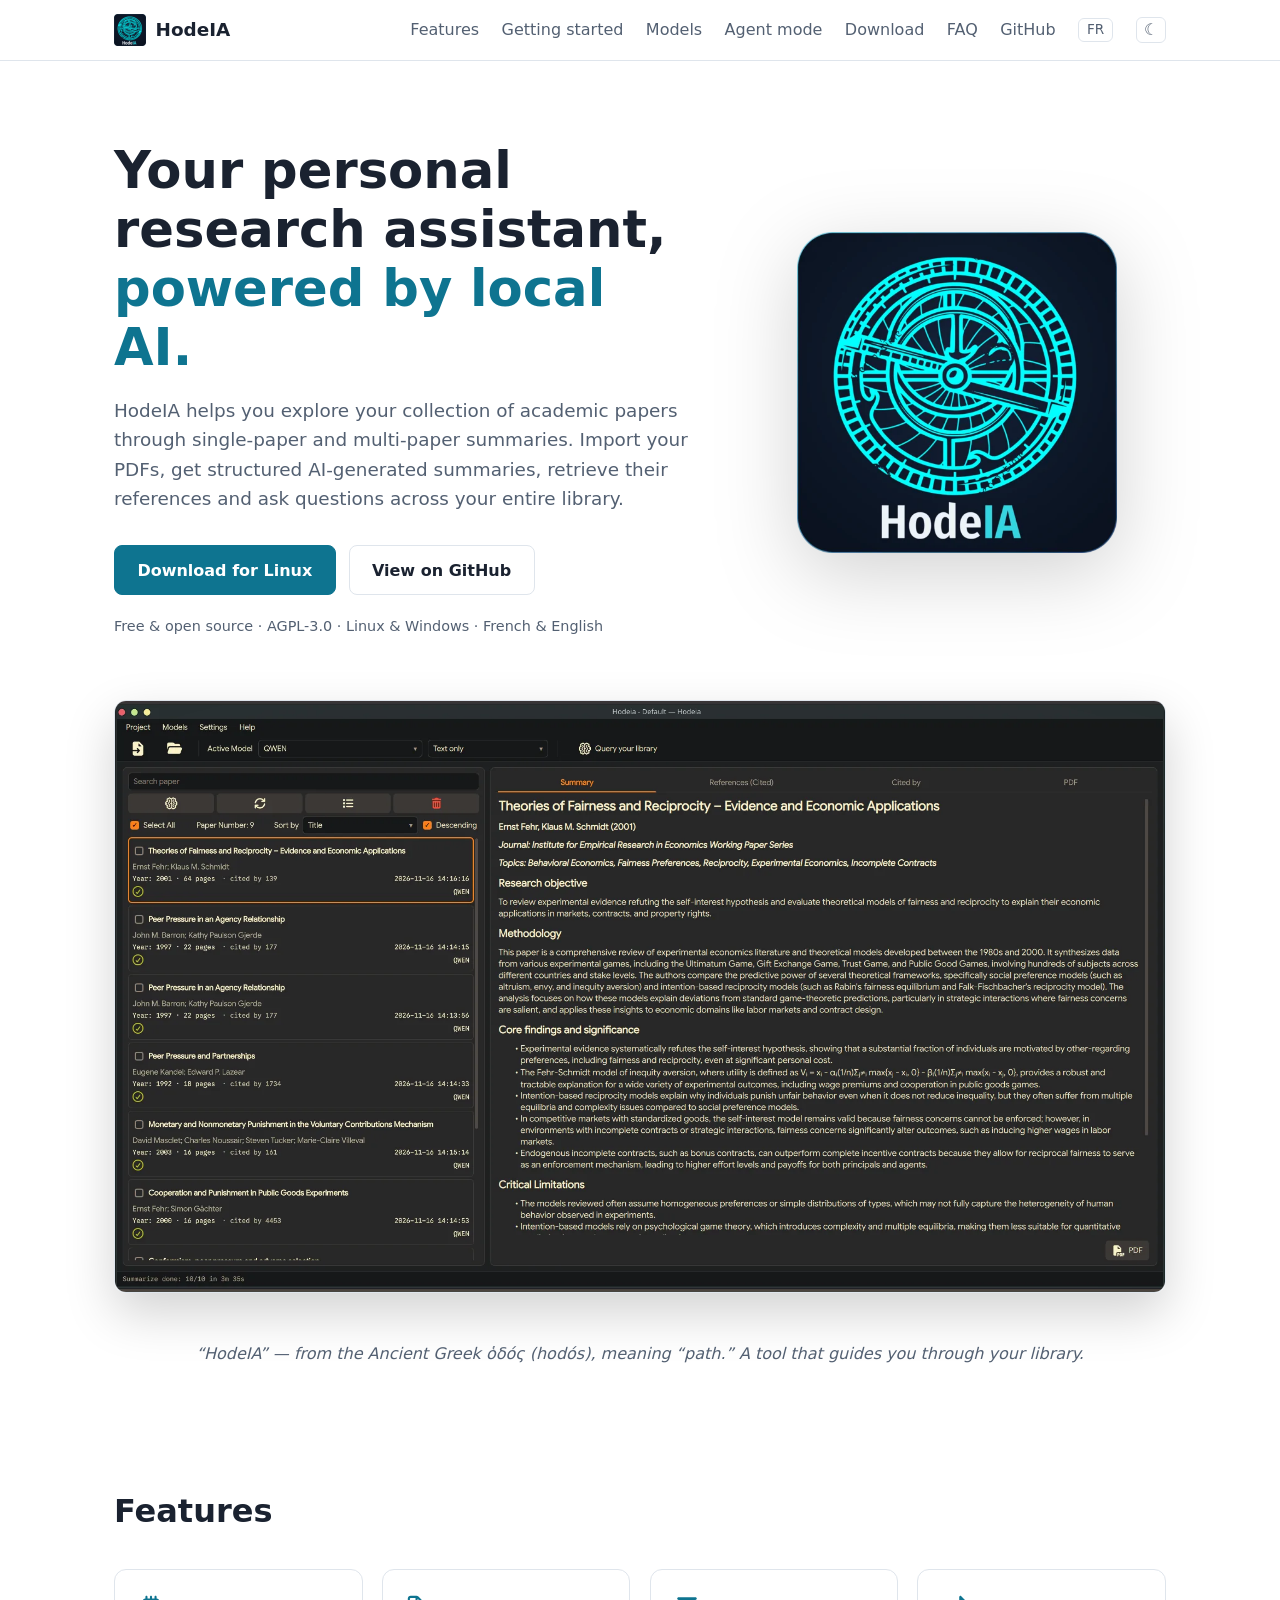
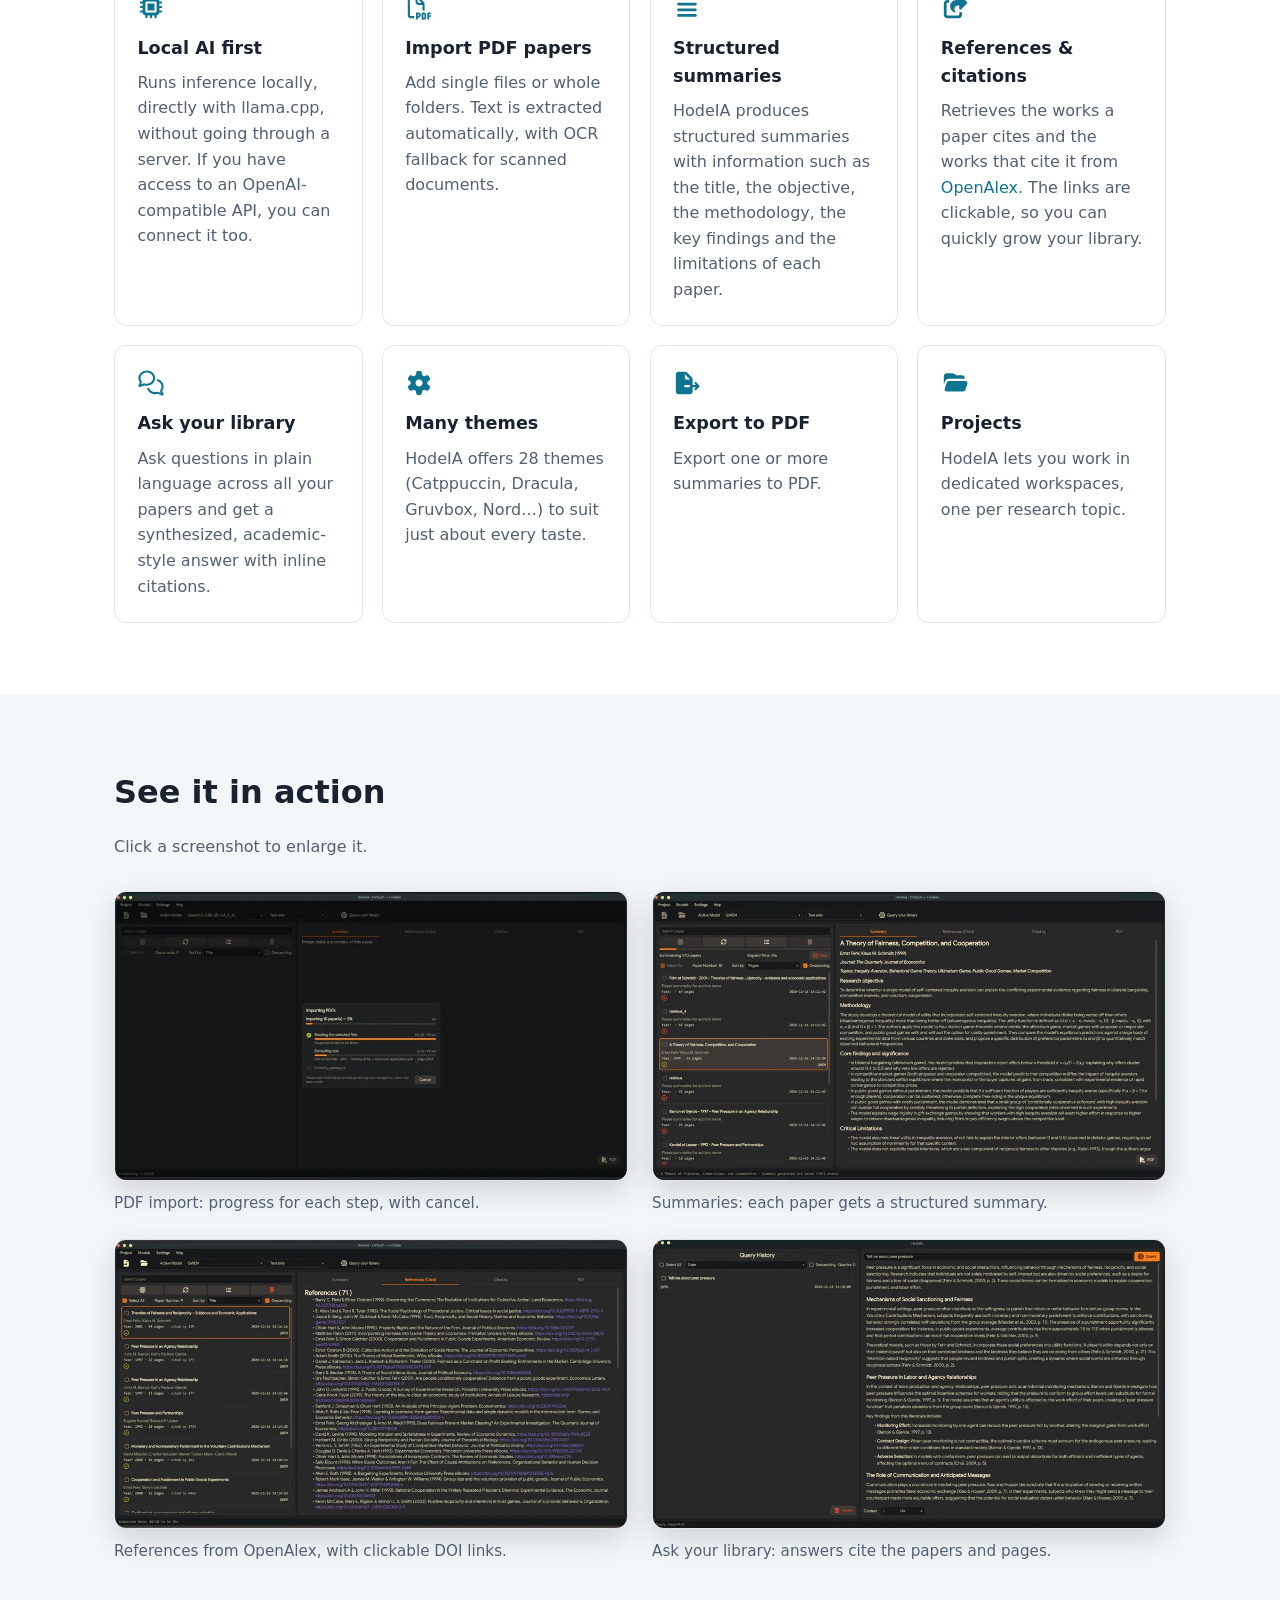
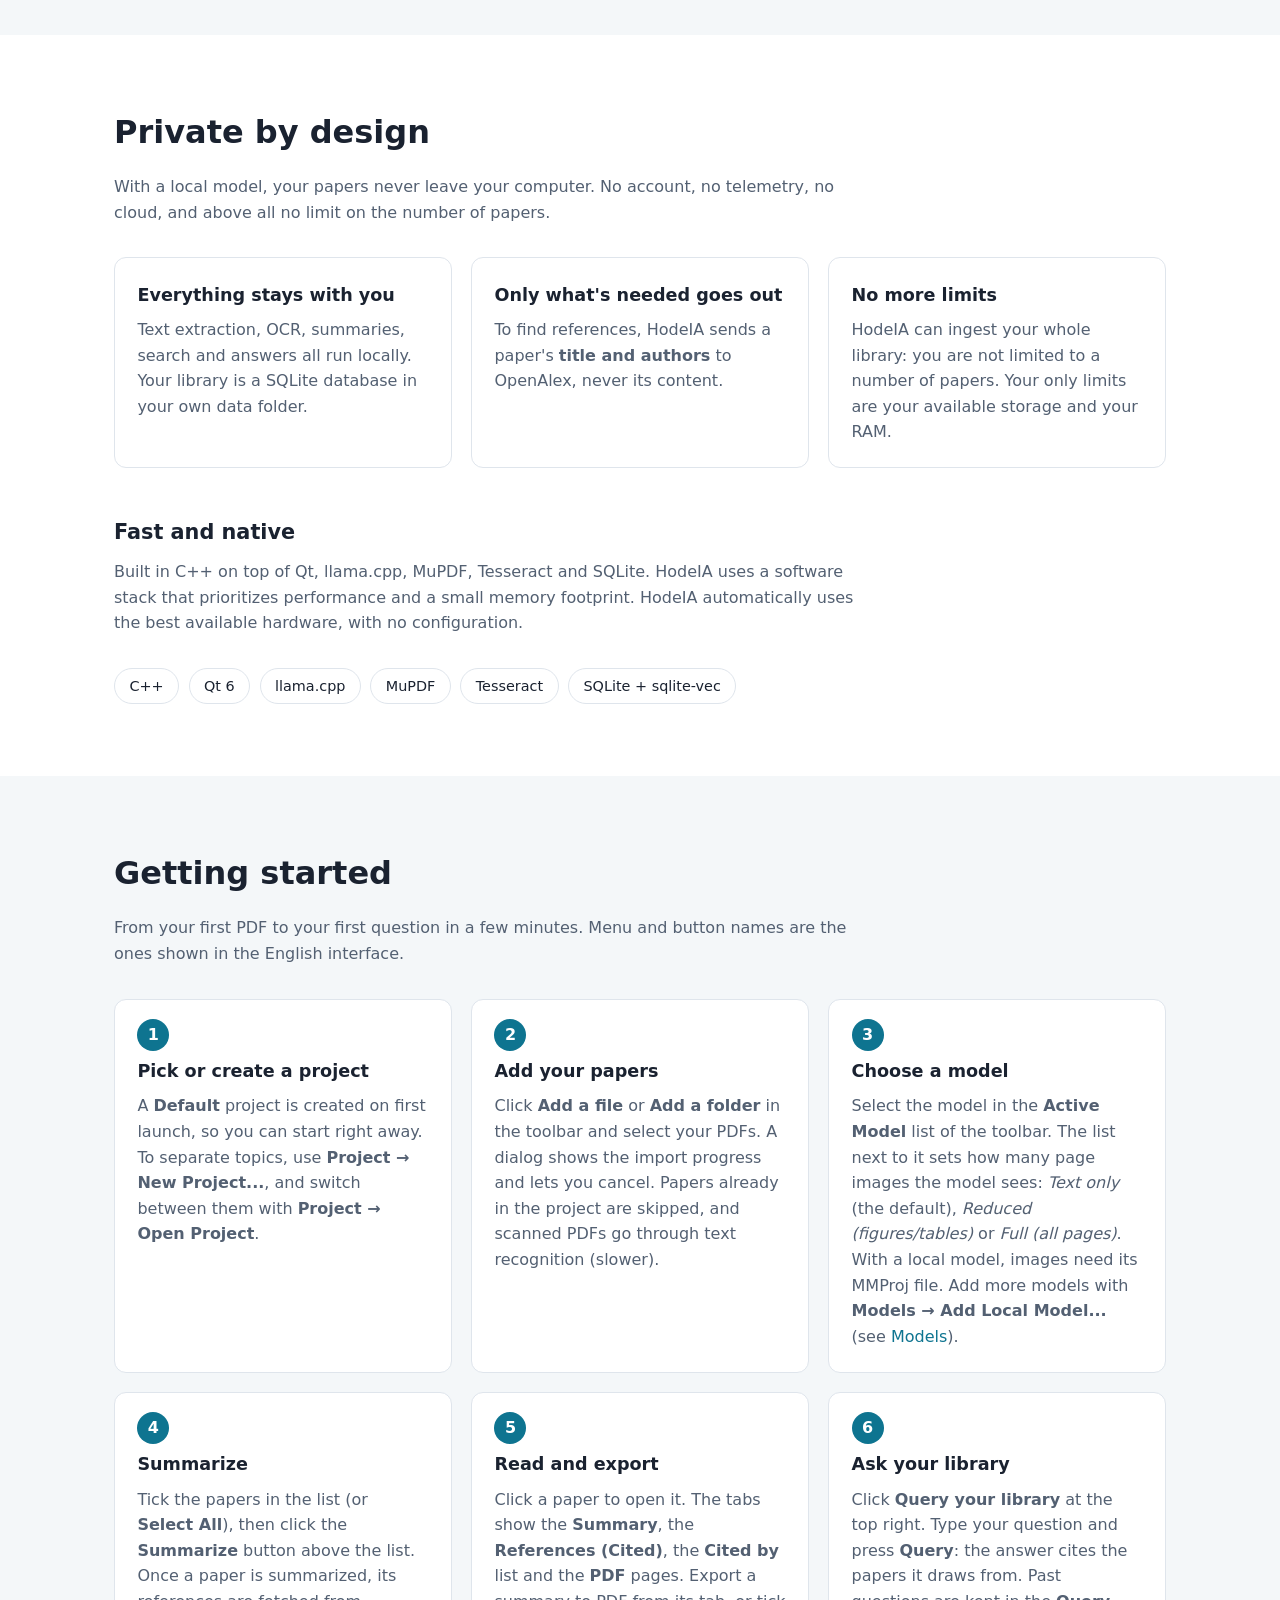
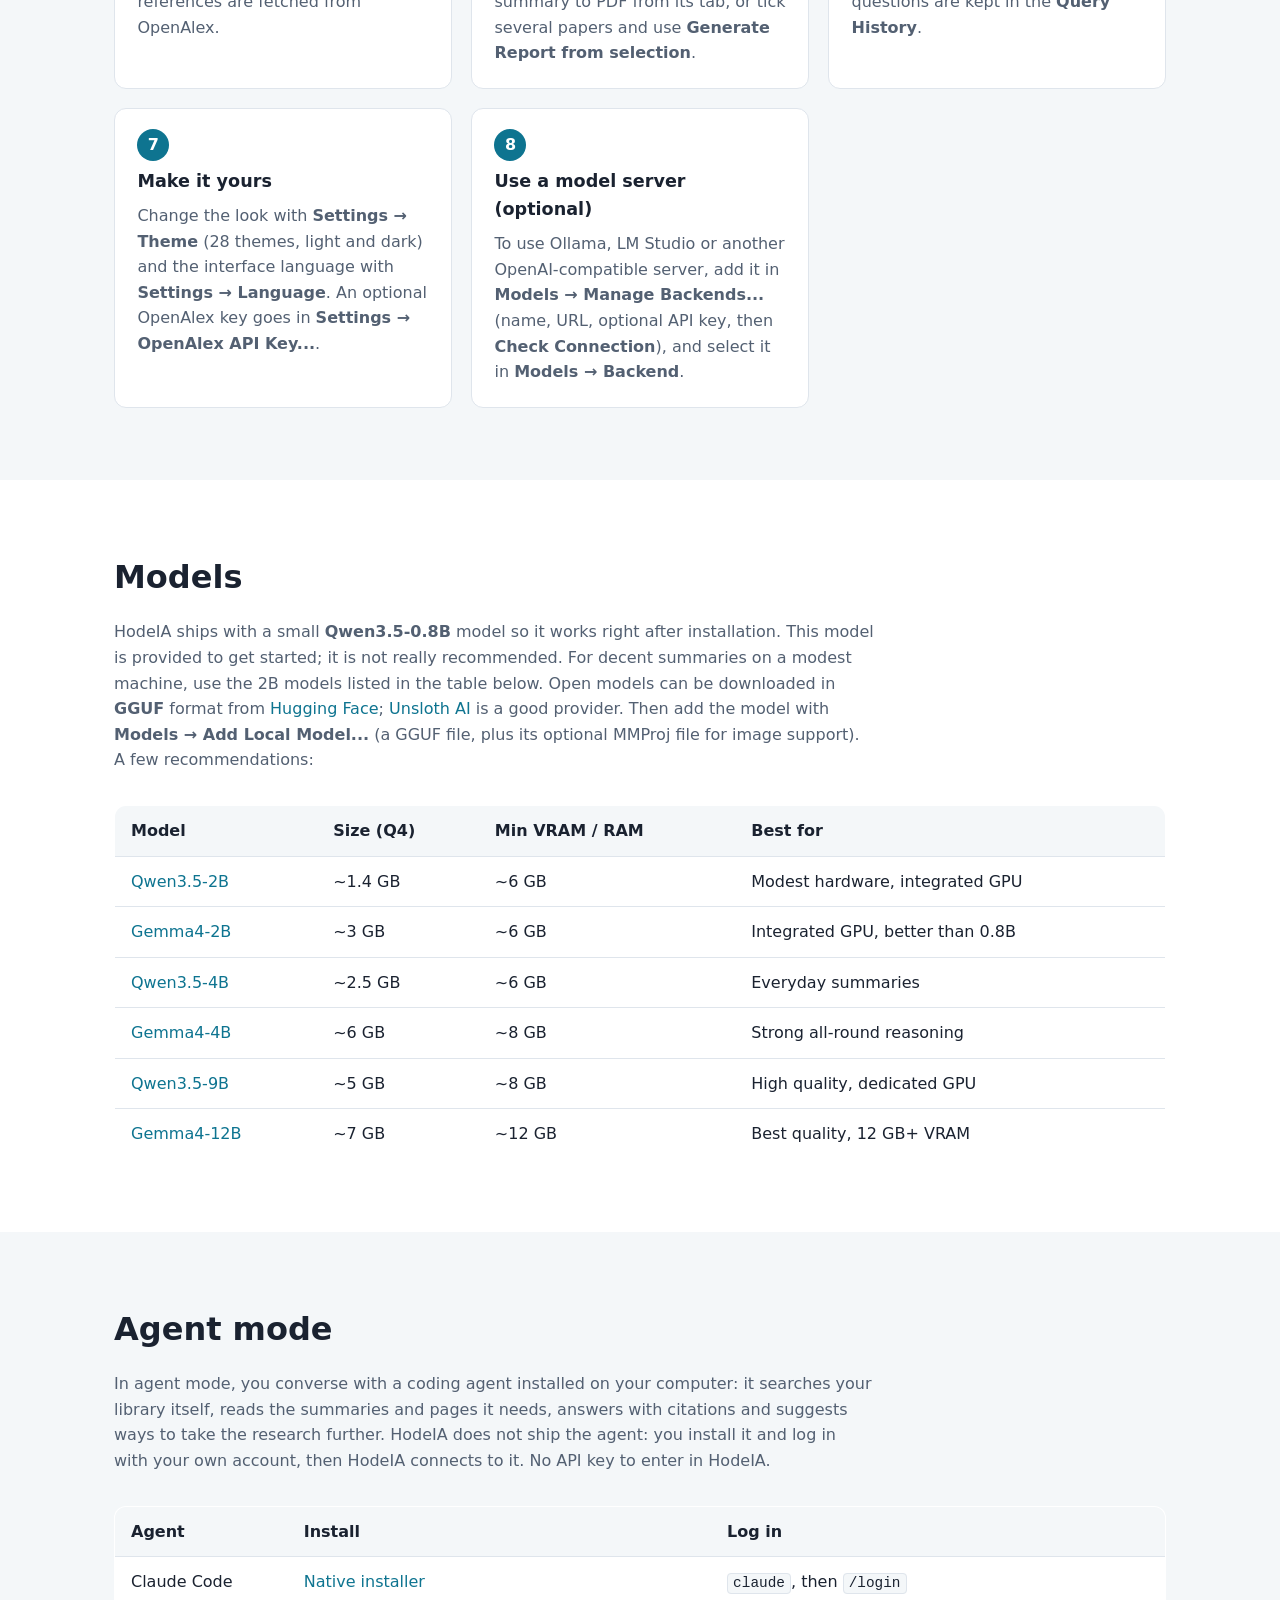
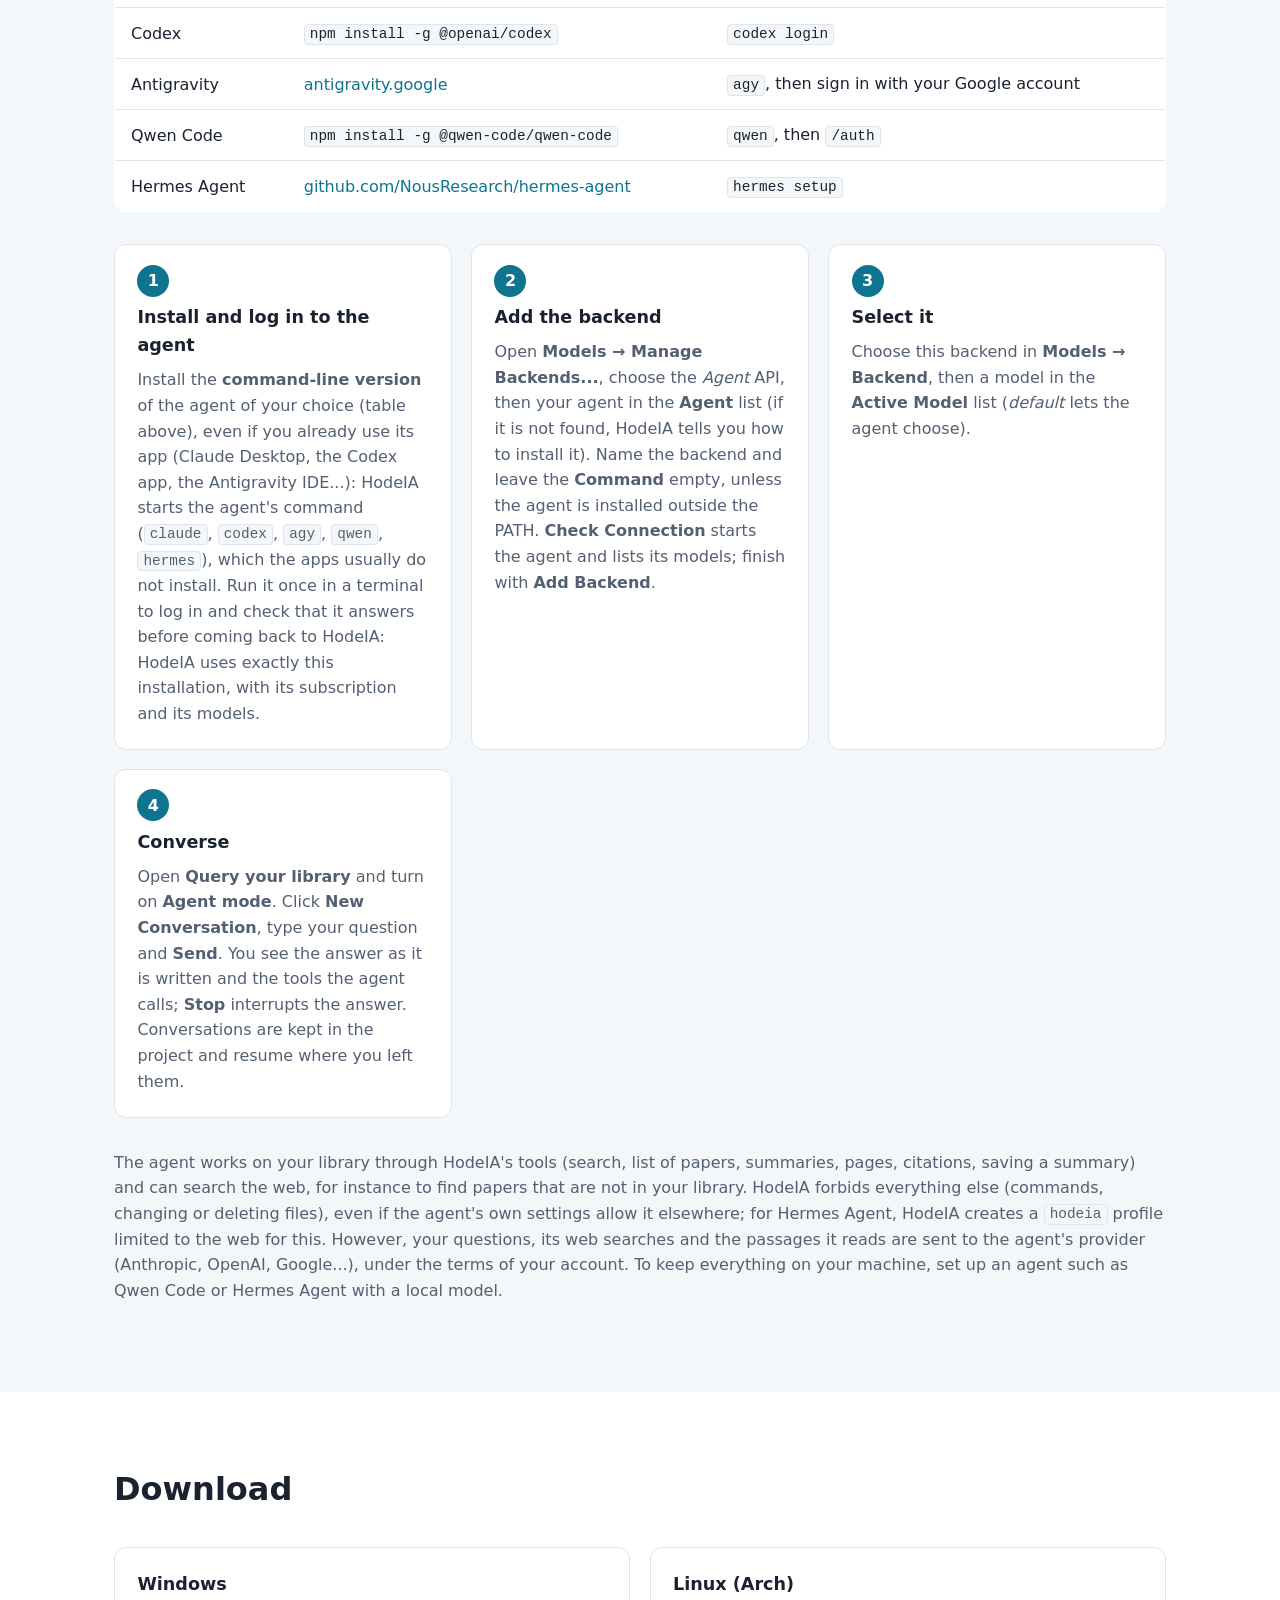
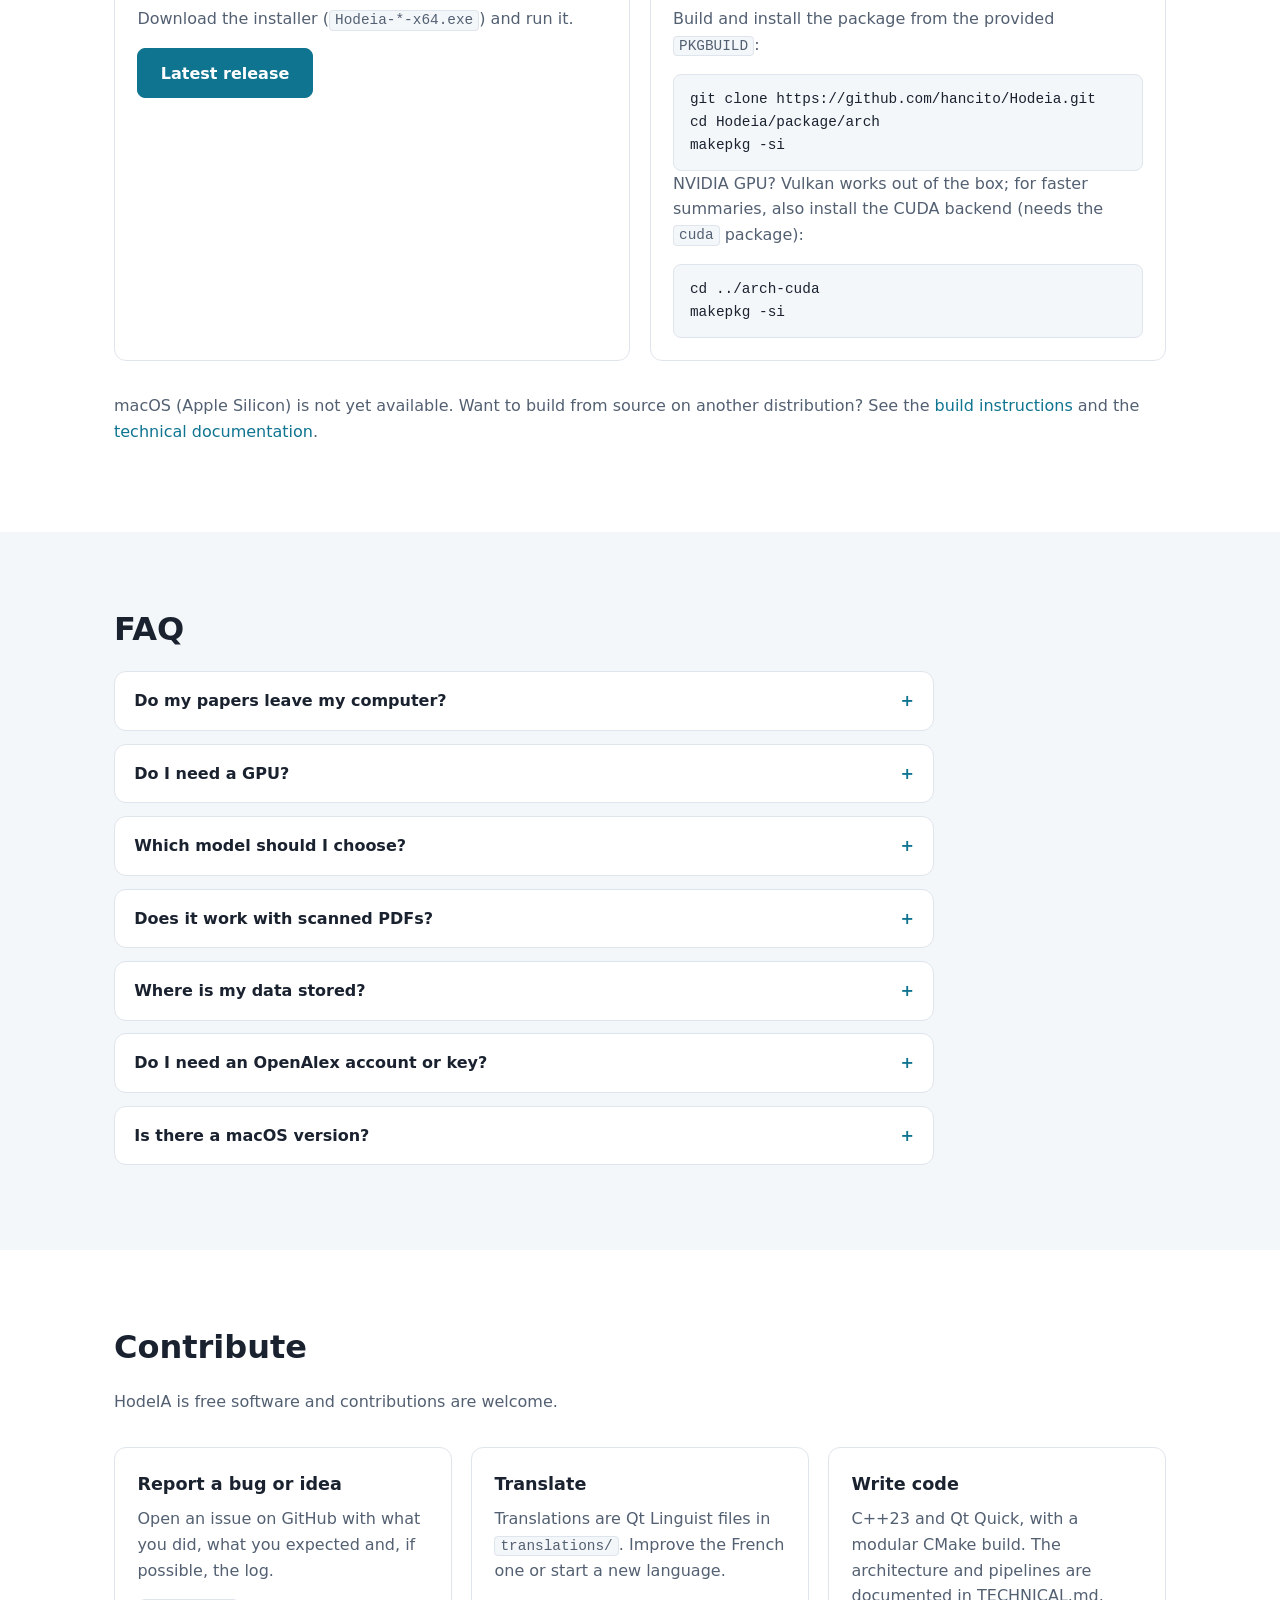
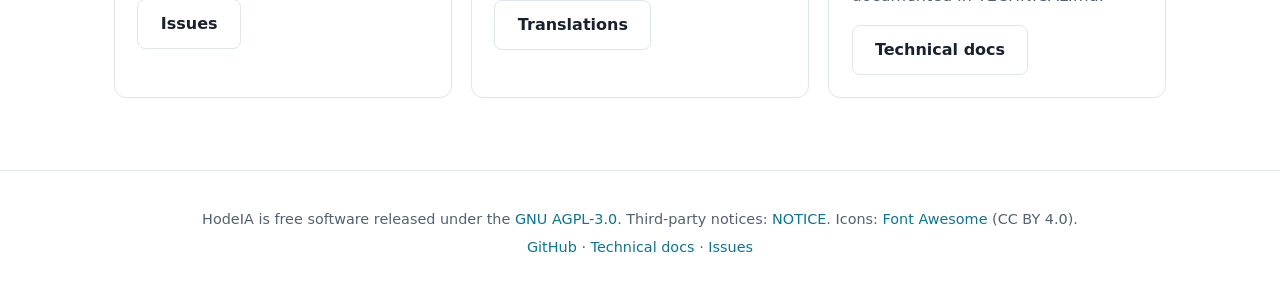
<file: docs/index.html>
<!doctype html>
<html lang="en">
    <head>
        <meta charset="utf-8" />
        <meta name="viewport" content="width=device-width, initial-scale=1" />
        <script>
            try {
                var t = localStorage.getItem("hodeia-theme");
                if (t) document.documentElement.setAttribute("data-theme", t);
            } catch (e) {}
        </script>
        <title>HodeIA — Your personal research assistant, powered by local AI</title>
        <meta
            name="description"
            content="HodeIA is a free, open-source desktop app to import, summarize, cite and query your academic papers with local AI (llama.cpp) or any OpenAI-compatible server."
        />
        <link rel="canonical" href="https://hancito.github.io/Hodeia/" />
        <link rel="alternate" hreflang="en" href="https://hancito.github.io/Hodeia/" />
        <link rel="alternate" hreflang="fr" href="https://hancito.github.io/Hodeia/fr/" />
        <link rel="alternate" hreflang="x-default" href="https://hancito.github.io/Hodeia/" />

        <meta property="og:type" content="website" />
        <meta property="og:site_name" content="HodeIA" />
        <meta property="og:url" content="https://hancito.github.io/Hodeia/" />
        <meta property="og:title" content="HodeIA — Your personal research assistant" />
        <meta property="og:description" content="Import, summarize, cite and query your academic papers with local AI. Free and open source." />
        <meta property="og:image" content="https://hancito.github.io/Hodeia/assets/og-image.jpg" />
        <meta property="og:image:width" content="1200" />
        <meta property="og:image:height" content="630" />
        <meta property="og:image:alt" content="HodeIA logo and tagline" />
        <meta property="og:locale" content="en_US" />
        <meta property="og:locale:alternate" content="fr_FR" />
        <meta name="twitter:card" content="summary_large_image" />

        <meta name="theme-color" content="#ffffff" media="(prefers-color-scheme: light)" />
        <meta name="theme-color" content="#1e1e2e" media="(prefers-color-scheme: dark)" />
        <link rel="icon" type="image/png" sizes="64x64" href="assets/favicon-64.png" />
        <link rel="apple-touch-icon" href="assets/apple-touch-icon.png" />
        <link rel="stylesheet" href="style.css" />

        <script type="application/ld+json">
            {
                "@context": "https://schema.org",
                "@type": "SoftwareApplication",
                "name": "HodeIA",
                "description": "Desktop research assistant to import, summarize, cite and query academic papers with local AI.",
                "url": "https://hancito.github.io/Hodeia/",
                "image": "https://hancito.github.io/Hodeia/assets/og-image.jpg",
                "applicationCategory": "EducationalApplication",
                "operatingSystem": "Windows, Linux",
                "license": "https://www.gnu.org/licenses/agpl-3.0.html",
                "isAccessibleForFree": true,
                "inLanguage": ["en", "fr"],
                "offers": { "@type": "Offer", "price": "0", "priceCurrency": "USD" },
                "downloadUrl": "https://github.com/hancito/Hodeia/releases",
                "codeRepository": "https://github.com/hancito/Hodeia"
            }
        </script>
    </head>
    <body>
        <a class="skip" href="#features">Skip to content</a>
        <header class="nav">
            <div class="container nav-inner">
                <a class="brand" href="#top">
                    <img src="assets/favicon-64.png" alt="" width="32" height="32" />
                    <span>HodeIA</span>
                </a>
                <nav>
                    <a href="#features">Features</a>
                    <a href="#getting-started">Getting started</a>
                    <a href="#models">Models</a>
                    <a href="#agent-mode">Agent mode</a>
                    <a href="#download">Download</a>
                    <a href="#faq">FAQ</a>
                    <a href="https://github.com/hancito/Hodeia" class="gh">GitHub</a>
                    <a href="fr/" class="lang" hreflang="fr" lang="fr" title="Version française">FR</a>
                    <button id="theme-toggle" class="theme-toggle" type="button" aria-label="Toggle light/dark theme" title="Toggle light/dark theme">
                        <span class="sun" aria-hidden="true">☀</span><span class="moon" aria-hidden="true">☾</span>
                    </button>
                </nav>
            </div>
        </header>

        <main id="top">
            <!-- Hero -->
            <section class="hero">
                <div class="container hero-inner">
                    <div class="hero-text">
                        <h1>Your personal research assistant,<br /><span class="accent">powered by local AI.</span></h1>
                        <p class="lead">
                            HodeIA helps you explore your collection of academic papers through single-paper and multi-paper summaries. Import your PDFs, get structured AI-generated
                            summaries, retrieve their references and ask questions across your entire library.
                        </p>
                        <div class="cta">
                            <a id="hero-download" class="btn primary" href="#download">Download</a>
                            <a class="btn" href="https://github.com/hancito/Hodeia">View on GitHub</a>
                        </div>
                        <p class="meta">
                            Free &amp; open source · AGPL-3.0 · Linux &amp; Windows · French &amp; English
                            <span class="version" data-release-version hidden></span>
                        </p>
                    </div>
                    <div class="hero-logo">
                        <picture>
                            <source srcset="assets/hodeia.webp" type="image/webp" />
                            <img src="assets/hodeia-512.png" alt="HodeIA logo" width="320" height="320" />
                        </picture>
                    </div>
                </div>
                <figure class="container shot">
                    <a href="assets/screenshots/main_screenshot.webp"
                        ><img
                            src="assets/screenshots/main_screenshot-960.webp"
                            srcset="assets/screenshots/main_screenshot-960.webp 960w, assets/screenshots/main_screenshot.webp 1920w"
                            sizes="(max-width: 1100px) 100vw, 1050px"
                            alt="HodeIA main window: the paper list and a structured summary"
                            width="1920"
                            height="1080"
                    /></a>
                </figure>
                <p class="container etymology">
                    <em>“HodeIA” — from the Ancient Greek ὁδός (hodós), meaning “path.” A tool that guides you through your library.</em>
                </p>
            </section>

            <!-- Features -->
            <section id="features" class="section">
                <div class="container">
                    <h2>Features</h2>
                    <div class="grid">
                        <article class="card">
                            <span class="icon" style="-webkit-mask-image: url(assets/icons/microchip.svg); mask-image: url(assets/icons/microchip.svg)" aria-hidden="true"></span>
                            <h3>Local AI first</h3>
                            <p>Runs inference locally, directly with llama.cpp, without going through a server. If you have access to an OpenAI-compatible API, you can connect it too.</p>
                        </article>
                        <article class="card">
                            <span class="icon" style="-webkit-mask-image: url(assets/icons/file-pdf-regular-full.svg); mask-image: url(assets/icons/file-pdf-regular-full.svg)" aria-hidden="true"></span>
                            <h3>Import PDF papers</h3>
                            <p>Add single files or whole folders. Text is extracted automatically, with OCR fallback for scanned documents.</p>
                        </article>
                        <article class="card">
                            <span class="icon" style="-webkit-mask-image: url(assets/icons/align-justify.svg); mask-image: url(assets/icons/align-justify.svg)" aria-hidden="true"></span>
                            <h3>Structured summaries</h3>
                            <p>HodeIA produces structured summaries with information such as the title, the objective, the methodology, the key findings and the limitations of each paper.</p>
                        </article>
                        <article class="card">
                            <span class="icon" style="-webkit-mask-image: url(assets/icons/share-square.svg); mask-image: url(assets/icons/share-square.svg)" aria-hidden="true"></span>
                            <h3>References &amp; citations</h3>
                            <p>
                                Retrieves the works a paper cites and the works that cite it from <a href="https://openalex.org">OpenAlex</a>. The links are clickable, so you can quickly
                                grow your library.
                            </p>
                        </article>
                        <article class="card">
                            <span class="icon" style="-webkit-mask-image: url(assets/icons/comments.svg); mask-image: url(assets/icons/comments.svg)" aria-hidden="true"></span>
                            <h3>Ask your library</h3>
                            <p>Ask questions in plain language across all your papers and get a synthesized, academic-style answer with inline citations.</p>
                        </article>
                        <article class="card">
                            <span class="icon" style="-webkit-mask-image: url(assets/icons/gear.svg); mask-image: url(assets/icons/gear.svg)" aria-hidden="true"></span>
                            <h3>Many themes</h3>
                            <p>HodeIA offers 28 themes (Catppuccin, Dracula, Gruvbox, Nord…) to suit just about every taste.</p>
                        </article>
                        <article class="card">
                            <span class="icon" style="-webkit-mask-image: url(assets/icons/file-export.svg); mask-image: url(assets/icons/file-export.svg)" aria-hidden="true"></span>
                            <h3>Export to PDF</h3>
                            <p>Export one or more summaries to PDF.</p>
                        </article>
                        <article class="card">
                            <span class="icon" style="-webkit-mask-image: url(assets/icons/folder-open.svg); mask-image: url(assets/icons/folder-open.svg)" aria-hidden="true"></span>
                            <h3>Projects</h3>
                            <p>HodeIA lets you work in dedicated workspaces, one per research topic.</p>
                        </article>
                    </div>
                </div>
            </section>

            <!-- Screenshots -->
            <section id="screenshots" class="section alt">
                <div class="container">
                    <h2>See it in action</h2>
                    <p class="section-lead">Click a screenshot to enlarge it.</p>
                    <div class="gallery">
                        <figure class="shot-card">
                            <a href="assets/screenshots/pdf_ingestion.webp"
                                ><img
                                    src="assets/screenshots/pdf_ingestion-960.webp"
                                    srcset="assets/screenshots/pdf_ingestion-960.webp 960w, assets/screenshots/pdf_ingestion.webp 1920w"
                                    sizes="(max-width: 760px) 100vw, 50vw"
                                    alt="Import dialog with per-step progress"
                                    width="1920"
                                    height="1080"
                                    loading="lazy"
                            /></a>
                            <figcaption>PDF import: progress for each step, with cancel.</figcaption>
                        </figure>
                        <figure class="shot-card">
                            <a href="assets/screenshots/after_a_summary.webp"
                                ><img
                                    src="assets/screenshots/after_a_summary-960.webp"
                                    srcset="assets/screenshots/after_a_summary-960.webp 960w, assets/screenshots/after_a_summary.webp 1920w"
                                    sizes="(max-width: 760px) 100vw, 50vw"
                                    alt="Summaries being generated, with progress and elapsed time"
                                    width="1920"
                                    height="1080"
                                    loading="lazy"
                            /></a>
                            <figcaption>Summaries: each paper gets a structured summary.</figcaption>
                        </figure>
                        <figure class="shot-card">
                            <a href="assets/screenshots/references_clickable_links.webp"
                                ><img
                                    src="assets/screenshots/references_clickable_links-960.webp"
                                    srcset="assets/screenshots/references_clickable_links-960.webp 960w, assets/screenshots/references_clickable_links.webp 1920w"
                                    sizes="(max-width: 760px) 100vw, 50vw"
                                    alt="References tab listing cited works with DOI links"
                                    width="1920"
                                    height="1080"
                                    loading="lazy"
                            /></a>
                            <figcaption>References from OpenAlex, with clickable DOI links.</figcaption>
                        </figure>
                        <figure class="shot-card">
                            <a href="assets/screenshots/query_window.webp"
                                ><img
                                    src="assets/screenshots/query_window-960.webp"
                                    srcset="assets/screenshots/query_window-960.webp 960w, assets/screenshots/query_window.webp 1920w"
                                    sizes="(max-width: 760px) 100vw, 50vw"
                                    alt="Query window with an answer citing the papers"
                                    width="1920"
                                    height="1080"
                                    loading="lazy"
                            /></a>
                            <figcaption>Ask your library: answers cite the papers and pages.</figcaption>
                        </figure>
                    </div>
                </div>
            </section>

            <!-- Privacy & stack -->
            <section id="privacy" class="section">
                <div class="container">
                    <h2>Private by design</h2>
                    <p class="section-lead">
                        With a local model, your papers never leave your computer. No account, no telemetry, no cloud, and above all no limit on the number of papers.
                    </p>
                    <div class="grid">
                        <article class="card">
                            <h3>Everything stays with you</h3>
                            <p>Text extraction, OCR, summaries, search and answers all run locally. Your library is a SQLite database in your own data folder.</p>
                        </article>
                        <article class="card">
                            <h3>Only what's needed goes out</h3>
                            <p>To find references, HodeIA sends a paper's <strong>title and authors</strong> to OpenAlex, never its content.</p>
                        </article>
                        <article class="card">
                            <h3>No more limits</h3>
                            <p>HodeIA can ingest your whole library: you are not limited to a number of papers. Your only limits are your available storage and your RAM.</p>
                        </article>
                    </div>
                    <h3 class="sub">Fast and native</h3>
                    <p class="section-lead">
                        Built in C++ on top of Qt, llama.cpp, MuPDF, Tesseract and SQLite. HodeIA uses a software stack that prioritizes performance and a small memory footprint. HodeIA
                        automatically uses the best available hardware, with no configuration.
                    </p>
                    <ul class="pills">
                        <li>C++</li>
                        <li>Qt 6</li>
                        <li>llama.cpp</li>
                        <li>MuPDF</li>
                        <li>Tesseract</li>
                        <li>SQLite + sqlite-vec</li>
                    </ul>
                </div>
            </section>

            <!-- Getting started -->
            <section id="getting-started" class="section alt">
                <div class="container">
                    <h2>Getting started</h2>
                    <p class="section-lead">From your first PDF to your first question in a few minutes. Menu and button names are the ones shown in the English interface.</p>
                    <ol class="steps">
                        <li class="card">
                            <h3>Pick or create a project</h3>
                            <p>
                                A <strong>Default</strong> project is created on first launch, so you can start right away. To separate topics, use <strong>Project → New Project...</strong>,
                                and switch between them with <strong>Project → Open Project</strong>.
                            </p>
                        </li>
                        <li class="card">
                            <h3>Add your papers</h3>
                            <p>
                                Click <strong>Add a file</strong> or <strong>Add a folder</strong> in the toolbar and select your PDFs. A dialog shows the import progress and lets you cancel.
                                Papers already in the project are skipped, and scanned PDFs go through text recognition (slower).
                            </p>
                        </li>
                        <li class="card">
                            <h3>Choose a model</h3>
                            <p>
                                Select the model in the <strong>Active Model</strong> list of the toolbar. The list next to it sets how many page images the model sees:
                                <em>Text only</em> (the default), <em>Reduced (figures/tables)</em> or <em>Full (all pages)</em>. With a local model, images need its MMProj file. Add more
                                models with <strong>Models → Add Local Model...</strong> (see <a href="#models">Models</a>).
                            </p>
                        </li>
                        <li class="card">
                            <h3>Summarize</h3>
                            <p>
                                Tick the papers in the list (or <strong>Select All</strong>), then click the <strong>Summarize</strong> button above the list. Once a paper is summarized, its
                                references are fetched from OpenAlex.
                            </p>
                        </li>
                        <li class="card">
                            <h3>Read and export</h3>
                            <p>
                                Click a paper to open it. The tabs show the <strong>Summary</strong>, the <strong>References (Cited)</strong>, the <strong>Cited by</strong> list and the
                                <strong>PDF</strong> pages. Export a summary to PDF from its tab, or tick several papers and use <strong>Generate Report from selection</strong>.
                            </p>
                        </li>
                        <li class="card">
                            <h3>Ask your library</h3>
                            <p>
                                Click <strong>Query your library</strong> at the top right. Type your question and press <strong>Query</strong>: the answer cites the papers it draws from. Past
                                questions are kept in the <strong>Query History</strong>.
                            </p>
                        </li>
                        <li class="card">
                            <h3>Make it yours</h3>
                            <p>
                                Change the look with <strong>Settings → Theme</strong> (28 themes, light and dark) and the interface language with <strong>Settings → Language</strong>. An
                                optional OpenAlex key goes in <strong>Settings → OpenAlex API Key...</strong>.
                            </p>
                        </li>
                        <li class="card">
                            <h3>Use a model server (optional)</h3>
                            <p>
                                To use Ollama, LM Studio or another OpenAI-compatible server, add it in <strong>Models → Manage Backends...</strong> (name, URL, optional API key, then
                                <strong>Check Connection</strong>), and select it in <strong>Models → Backend</strong>.
                            </p>
                        </li>
                    </ol>
                </div>
            </section>

            <!-- Models -->
            <section id="models" class="section">
                <div class="container">
                    <h2>Models</h2>
                    <p class="section-lead">
                        HodeIA ships with a small <strong>Qwen3.5-0.8B</strong> model so it works right after installation. This model is provided to get started; it is not really
                        recommended. For decent summaries on a modest machine, use the 2B models listed in the table below. Open models can be downloaded in <strong>GGUF</strong> format
                        from <a href="https://huggingface.co">Hugging Face</a>; <a href="https://huggingface.co/unsloth">Unsloth AI</a> is a good provider. Then add the model with
                        <strong>Models → Add Local Model...</strong> (a GGUF file, plus its optional MMProj file for image support). A few recommendations:
                    </p>
                    <div class="table-wrap">
                        <table>
                            <thead>
                                <tr>
                                    <th>Model</th>
                                    <th>Size (Q4)</th>
                                    <th>Min VRAM / RAM</th>
                                    <th>Best for</th>
                                </tr>
                            </thead>
                            <tbody>
                                <tr>
                                    <td><a href="https://huggingface.co/unsloth/Qwen3.5-2B-GGUF/tree/main">Qwen3.5-2B</a></td>
                                    <td>~1.4 GB</td>
                                    <td>~6 GB</td>
                                    <td>Modest hardware, integrated GPU</td>
                                </tr>
                                <tr>
                                    <td><a href="https://huggingface.co/unsloth/gemma-4-E2B-it-GGUF/tree/main">Gemma4-2B</a></td>
                                    <td>~3 GB</td>
                                    <td>~6 GB</td>
                                    <td>Integrated GPU, better than 0.8B</td>
                                </tr>
                                <tr>
                                    <td><a href="https://huggingface.co/unsloth/Qwen3.5-4B-GGUF/tree/main">Qwen3.5-4B</a></td>
                                    <td>~2.5 GB</td>
                                    <td>~6 GB</td>
                                    <td>Everyday summaries</td>
                                </tr>
                                <tr>
                                    <td><a href="https://huggingface.co/unsloth/gemma-4-E4B-it-GGUF/tree/main">Gemma4-4B</a></td>
                                    <td>~6 GB</td>
                                    <td>~8 GB</td>
                                    <td>Strong all-round reasoning</td>
                                </tr>
                                <tr>
                                    <td><a href="https://huggingface.co/unsloth/Qwen3.5-9B-GGUF/tree/main">Qwen3.5-9B</a></td>
                                    <td>~5 GB</td>
                                    <td>~8 GB</td>
                                    <td>High quality, dedicated GPU</td>
                                </tr>
                                <tr>
                                    <td><a href="https://huggingface.co/unsloth/gemma-4-12b-it-GGUF/tree/main">Gemma4-12B</a></td>
                                    <td>~7 GB</td>
                                    <td>~12 GB</td>
                                    <td>Best quality, 12 GB+ VRAM</td>
                                </tr>
                            </tbody>
                        </table>
                    </div>
                </div>
            </section>

            <!-- Agent mode -->
            <section id="agent-mode" class="section alt">
                <div class="container">
                    <h2>Agent mode</h2>
                    <p class="section-lead">
                        In agent mode, you converse with a coding agent installed on your computer: it searches your library itself, reads the summaries and pages it needs, answers
                        with citations and suggests ways to take the research further. HodeIA does not ship the agent: you install it and log in with your own account, then HodeIA
                        connects to it. No API key to enter in HodeIA.
                    </p>
                    <div class="table-wrap">
                        <table>
                            <thead>
                                <tr>
                                    <th>Agent</th>
                                    <th>Install</th>
                                    <th>Log in</th>
                                </tr>
                            </thead>
                            <tbody>
                                <tr>
                                    <td>Claude Code</td>
                                    <td><a href="https://code.claude.com/docs/en/setup">Native installer</a></td>
                                    <td><code>claude</code>, then <code>/login</code></td>
                                </tr>
                                <tr>
                                    <td>Codex</td>
                                    <td><code>npm install -g @openai/codex</code></td>
                                    <td><code>codex login</code></td>
                                </tr>
                                <tr>
                                    <td>Antigravity</td>
                                    <td><a href="https://antigravity.google">antigravity.google</a></td>
                                    <td><code>agy</code>, then sign in with your Google account</td>
                                </tr>
                                <tr>
                                    <td>Qwen Code</td>
                                    <td><code>npm install -g @qwen-code/qwen-code</code></td>
                                    <td><code>qwen</code>, then <code>/auth</code></td>
                                </tr>
                                <tr>
                                    <td>Hermes Agent</td>
                                    <td><a href="https://github.com/NousResearch/hermes-agent">github.com/NousResearch/hermes-agent</a></td>
                                    <td><code>hermes setup</code></td>
                                </tr>
                            </tbody>
                        </table>
                    </div>
                    <ol class="steps">
                        <li class="card">
                            <h3>Install and log in to the agent</h3>
                            <p>
                                Install the <strong>command-line version</strong> of the agent of your choice (table above), even if you already use its app (Claude Desktop, the
                                Codex app, the Antigravity IDE...): HodeIA starts the agent's command (<code>claude</code>, <code>codex</code>, <code>agy</code>, <code>qwen</code>,
                                <code>hermes</code>), which the apps usually do not install. Run it once in a terminal to log in and check that it answers before coming back to HodeIA:
                                HodeIA uses exactly this installation, with its subscription and its models.
                            </p>
                        </li>
                        <li class="card">
                            <h3>Add the backend</h3>
                            <p>
                                Open <strong>Models → Manage Backends...</strong>, choose the <em>Agent</em> API, then your agent in the <strong>Agent</strong> list (if it is not
                                found, HodeIA tells you how to install it). Name the backend and leave the <strong>Command</strong> empty, unless the agent is installed outside the
                                PATH. <strong>Check Connection</strong> starts the agent and lists its models; finish with <strong>Add Backend</strong>.
                            </p>
                        </li>
                        <li class="card">
                            <h3>Select it</h3>
                            <p>
                                Choose this backend in <strong>Models → Backend</strong>, then a model in the <strong>Active Model</strong> list (<em>default</em> lets the agent
                                choose).
                            </p>
                        </li>
                        <li class="card">
                            <h3>Converse</h3>
                            <p>
                                Open <strong>Query your library</strong> and turn on <strong>Agent mode</strong>. Click <strong>New Conversation</strong>, type your question and
                                <strong>Send</strong>. You see the answer as it is written and the tools the agent calls; <strong>Stop</strong> interrupts the answer. Conversations are
                                kept in the project and resume where you left them.
                            </p>
                        </li>
                    </ol>
                    <p class="note">
                        The agent works on your library through HodeIA's tools (search, list of papers, summaries, pages, citations, saving a summary) and can search the web,
                        for instance to find papers that are not in your library. HodeIA forbids everything else (commands, changing or deleting files), even if the agent's own
                        settings allow it elsewhere; for Hermes Agent, HodeIA creates a <code>hodeia</code> profile limited to the web for this. However, your questions, its web
                        searches and the passages it reads are sent to the agent's provider (Anthropic, OpenAI, Google...), under the terms of your account. To keep everything on
                        your machine, set up an agent such as Qwen Code or Hermes Agent with a local model.
                    </p>
                </div>
            </section>

            <!-- Download -->
            <section id="download" class="section">
                <div class="container">
                    <h2>Download <span class="version" data-release-version hidden></span></h2>
                    <div class="grid two">
                        <article class="card">
                            <h3>Windows</h3>
                            <p>Download the installer (<code>Hodeia-*-x64.exe</code>) and run it.</p>
                            <a id="windows-download" class="btn primary" href="https://github.com/hancito/Hodeia/releases">Latest release</a>
                        </article>
                        <article class="card">
                            <h3>Linux (Arch)</h3>
                            <p>Build and install the package from the provided <code>PKGBUILD</code>:</p>
                            <pre><code>git clone https://github.com/hancito/Hodeia.git
cd Hodeia/package/arch
makepkg -si</code></pre>
                            <p>NVIDIA GPU? Vulkan works out of the box; for faster summaries, also install the CUDA backend (needs the <code>cuda</code> package):</p>
                            <pre><code>cd ../arch-cuda
makepkg -si</code></pre>
                        </article>
                    </div>
                    <p class="note">
                        macOS (Apple Silicon) is not yet available. Want to build from source on another distribution? See the
                        <a href="https://github.com/hancito/Hodeia#building-from-source">build instructions</a> and the
                        <a href="https://github.com/hancito/Hodeia/blob/master/docs/TECHNICAL.md">technical documentation</a>.
                    </p>
                </div>
            </section>

            <!-- FAQ -->
            <section id="faq" class="section alt">
                <div class="container narrow">
                    <h2>FAQ</h2>
                    <details>
                        <summary>Do my papers leave my computer?</summary>
                        <p>
                            Not with a local model: everything runs on your machine. Only a paper's title and authors are sent to OpenAlex to find its references. If you configure a remote
                            model server, the paper text is sent to that server — pick one you trust, or host it yourself (Ollama, LM Studio).
                        </p>
                    </details>
                    <details>
                        <summary>Do I need a GPU?</summary>
                        <p>Not necessarily, even though your summaries will be faster with a GPU. Thanks to llama.cpp, HodeIA runs on the CPU. On CPU only, stick to the small models (2B to 4B).</p>
                    </details>
                    <details>
                        <summary>Which model should I choose?</summary>
                        <p>
                            The largest one your VRAM (or RAM) can hold — see the <a href="#models">Models</a> table. Start with a 2B model and step up as your hardware
                            allows. Q4 is the best size/quality balance; Q5 to Q8 are more accurate if you have memory to spare.
                        </p>
                    </details>
                    <details>
                        <summary>Does it work with scanned PDFs?</summary>
                        <p>Yes. When a PDF has no text layer, HodeIA runs character recognition (Tesseract). Extraction will be slower, though.</p>
                    </details>
                    <details>
                        <summary>Where is my data stored?</summary>
                        <p>
                            In <code>~/.local/share/Hodeia/</code> on Linux and <code>%APPDATA%\Hodeia</code> on Windows: one folder per project, with its database and page images.
                            Uninstalling HodeIA never deletes it.
                        </p>
                    </details>
                    <details>
                        <summary>Do I need an OpenAlex account or key?</summary>
                        <p>No. OpenAlex is free without a key. An optional key (<strong>Settings → OpenAlex API Key...</strong>) raises the rate limits if you import many papers.</p>
                    </details>
                    <details>
                        <summary>Is there a macOS version?</summary>
                        <p>Not yet. The build is prepared for Apple Silicon (Metal) but has not been tested or released.</p>
                    </details>
                </div>
            </section>

            <!-- Contribute -->
            <section id="contribute" class="section">
                <div class="container">
                    <h2>Contribute</h2>
                    <p class="section-lead">HodeIA is free software and contributions are welcome.</p>
                    <div class="grid">
                        <article class="card">
                            <h3>Report a bug or idea</h3>
                            <p>Open an issue on GitHub with what you did, what you expected and, if possible, the log.</p>
                            <a class="btn" href="https://github.com/hancito/Hodeia/issues">Issues</a>
                        </article>
                        <article class="card">
                            <h3>Translate</h3>
                            <p>Translations are Qt Linguist files in <code>translations/</code>. Improve the French one or start a new language.</p>
                            <a class="btn" href="https://github.com/hancito/Hodeia/tree/master/translations">Translations</a>
                        </article>
                        <article class="card">
                            <h3>Write code</h3>
                            <p>C++23 and Qt Quick, with a modular CMake build. The architecture and pipelines are documented in TECHNICAL.md.</p>
                            <a class="btn" href="https://github.com/hancito/Hodeia/blob/master/docs/TECHNICAL.md">Technical docs</a>
                        </article>
                    </div>
                </div>
            </section>
        </main>

        <footer class="footer">
            <div class="container">
                <p>
                    HodeIA is free software released under the
                    <a href="https://github.com/hancito/Hodeia/blob/master/LICENSE">GNU AGPL-3.0</a>. Third-party notices:
                    <a href="https://github.com/hancito/Hodeia/blob/master/NOTICE">NOTICE</a>. Icons: <a href="https://fontawesome.com">Font Awesome</a> (CC BY 4.0).
                </p>
                <p>
                    <a href="https://github.com/hancito/Hodeia">GitHub</a> · <a href="https://github.com/hancito/Hodeia/blob/master/docs/TECHNICAL.md">Technical docs</a> ·
                    <a href="https://github.com/hancito/Hodeia/issues">Issues</a>
                </p>
            </div>
        </footer>

        <script>
            window.HODEIA_I18N = { downloadWindows: "Download for Windows", downloadLinux: "Download for Linux", preview: "preview" };
        </script>
        <script src="site.js" defer></script>
    </body>
</html>
</file>
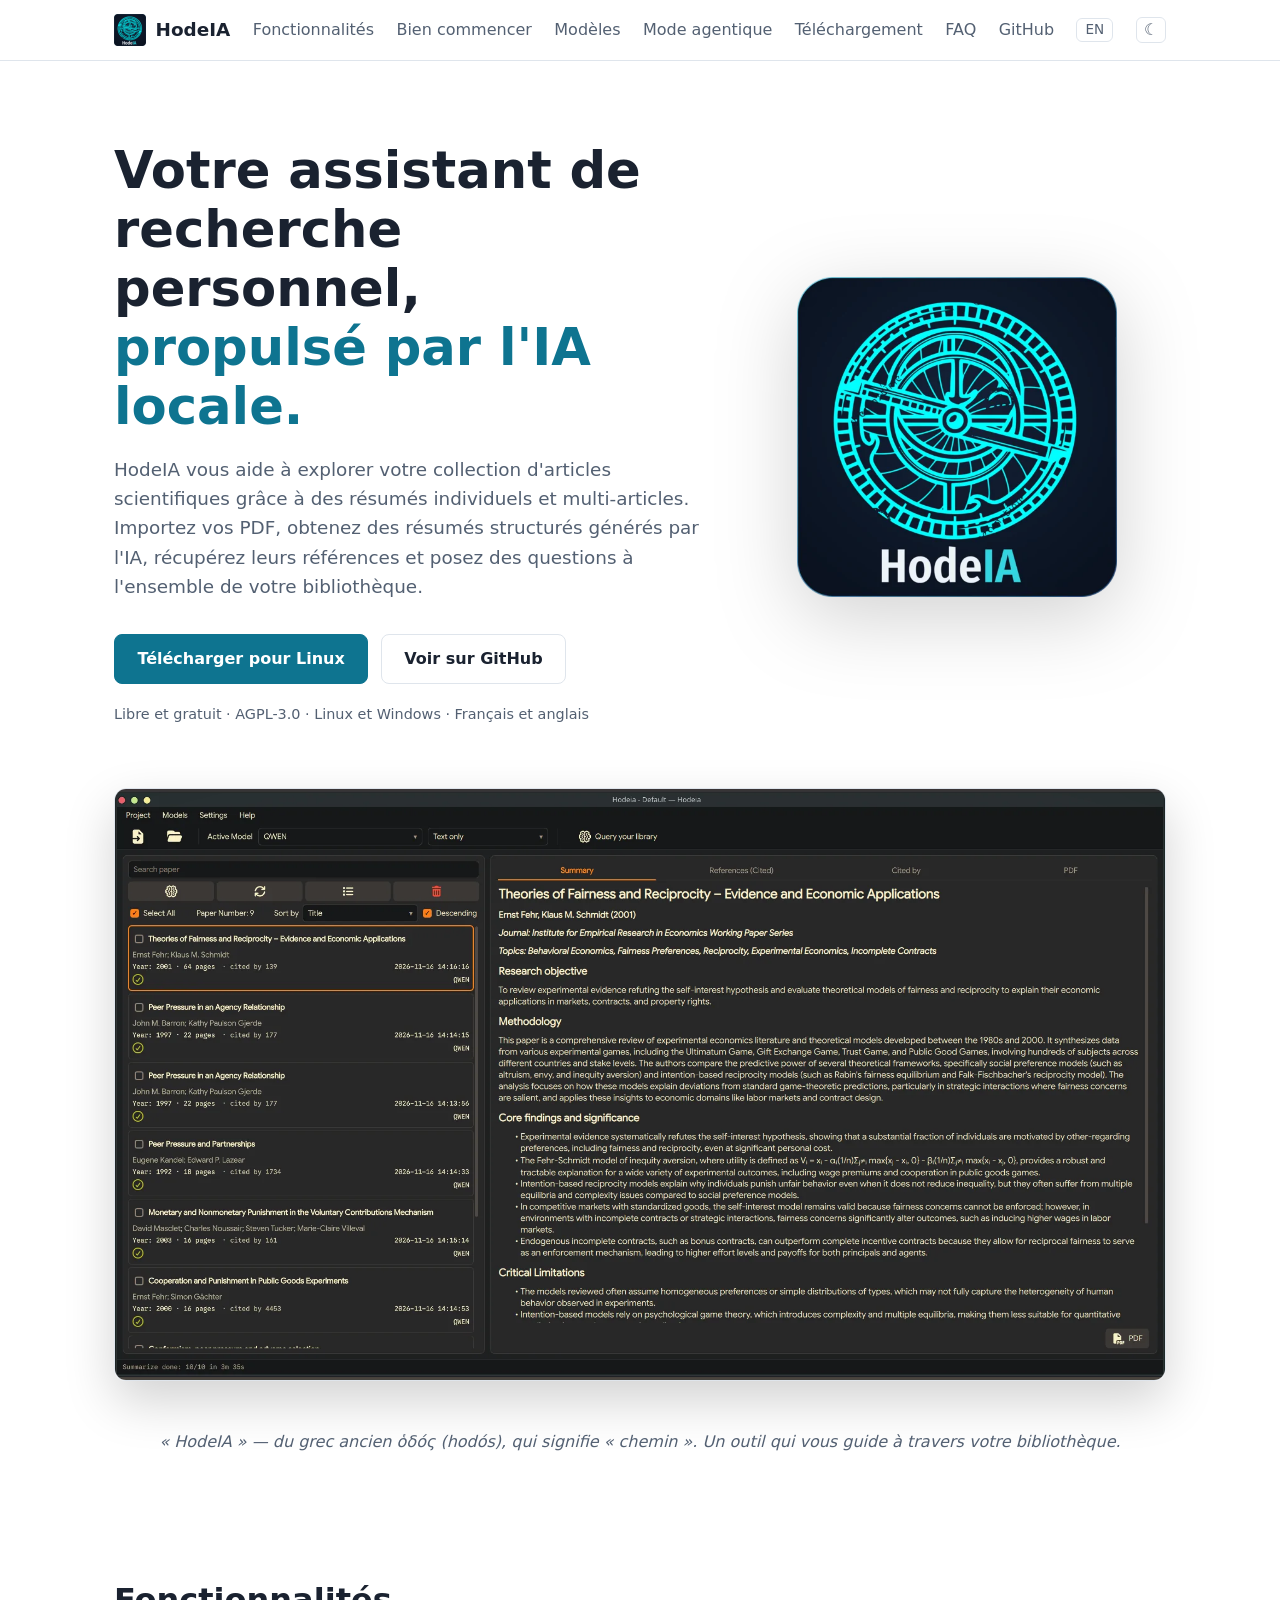
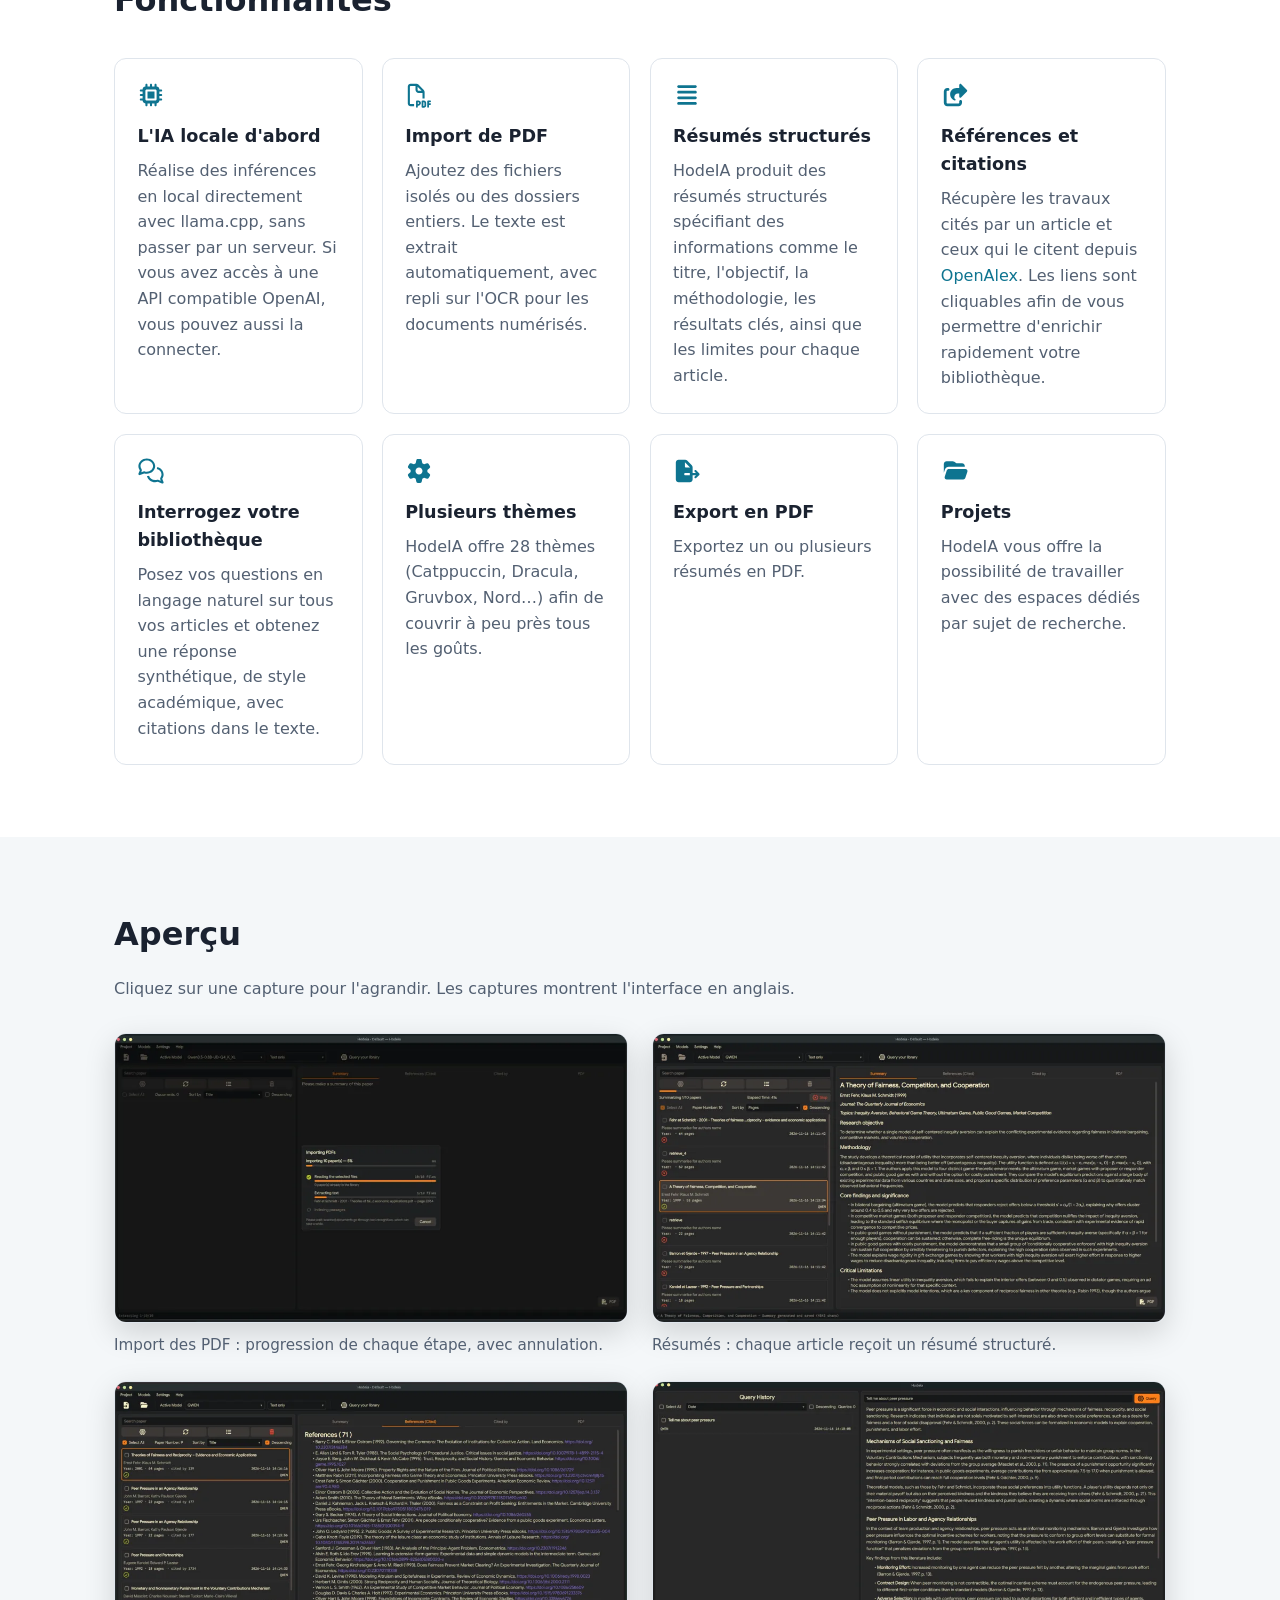
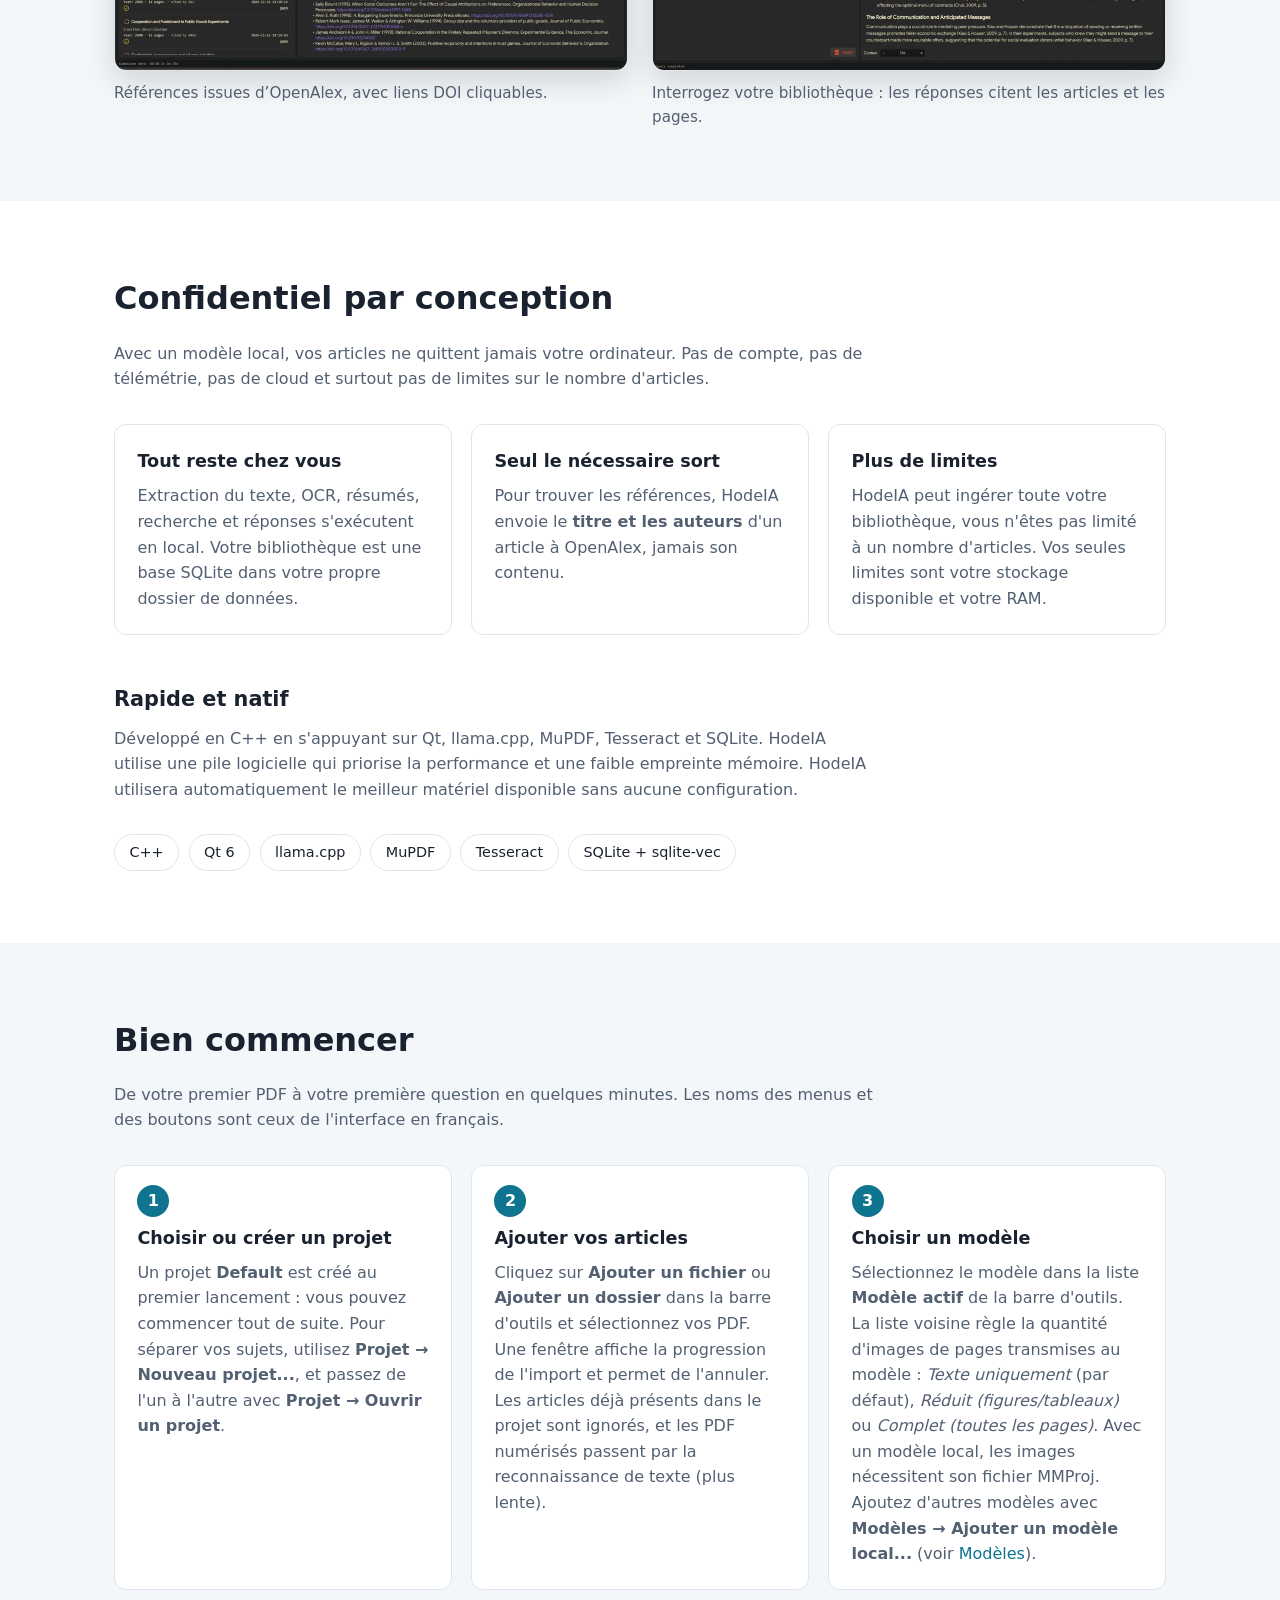
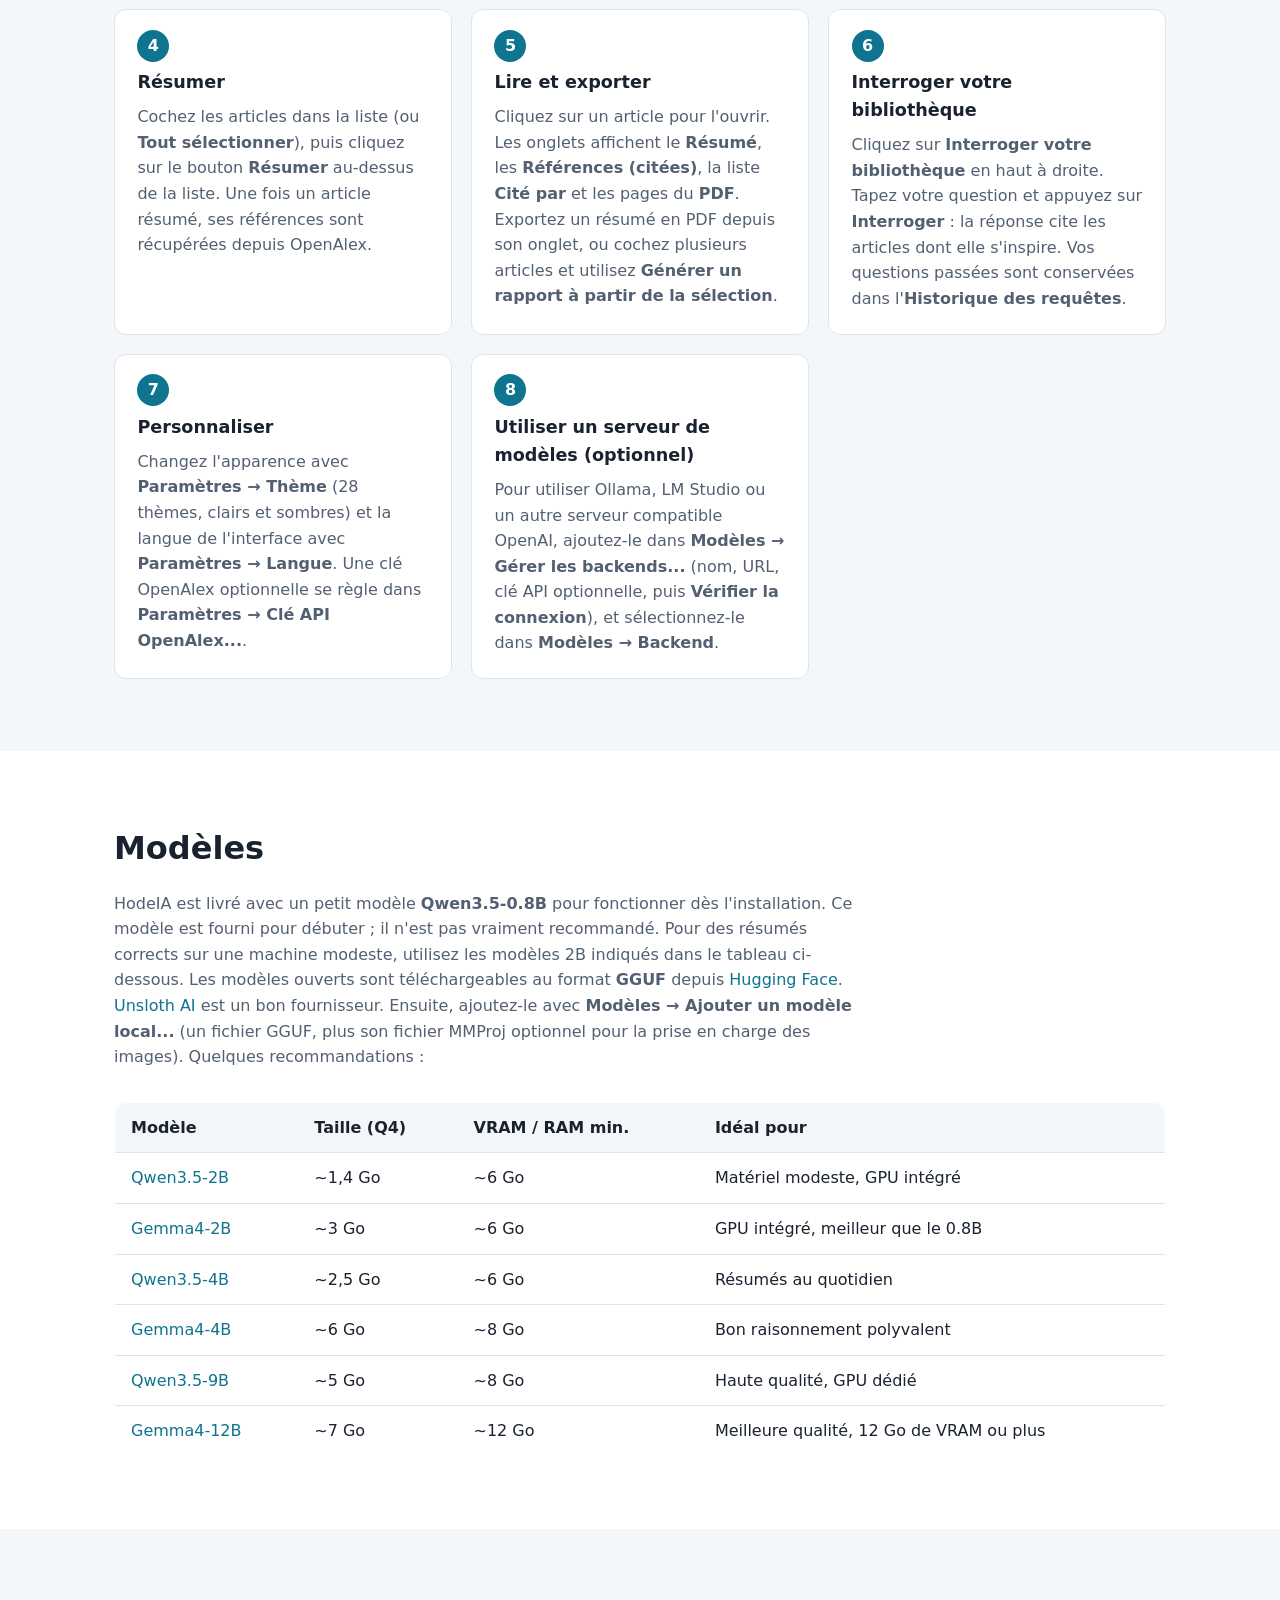
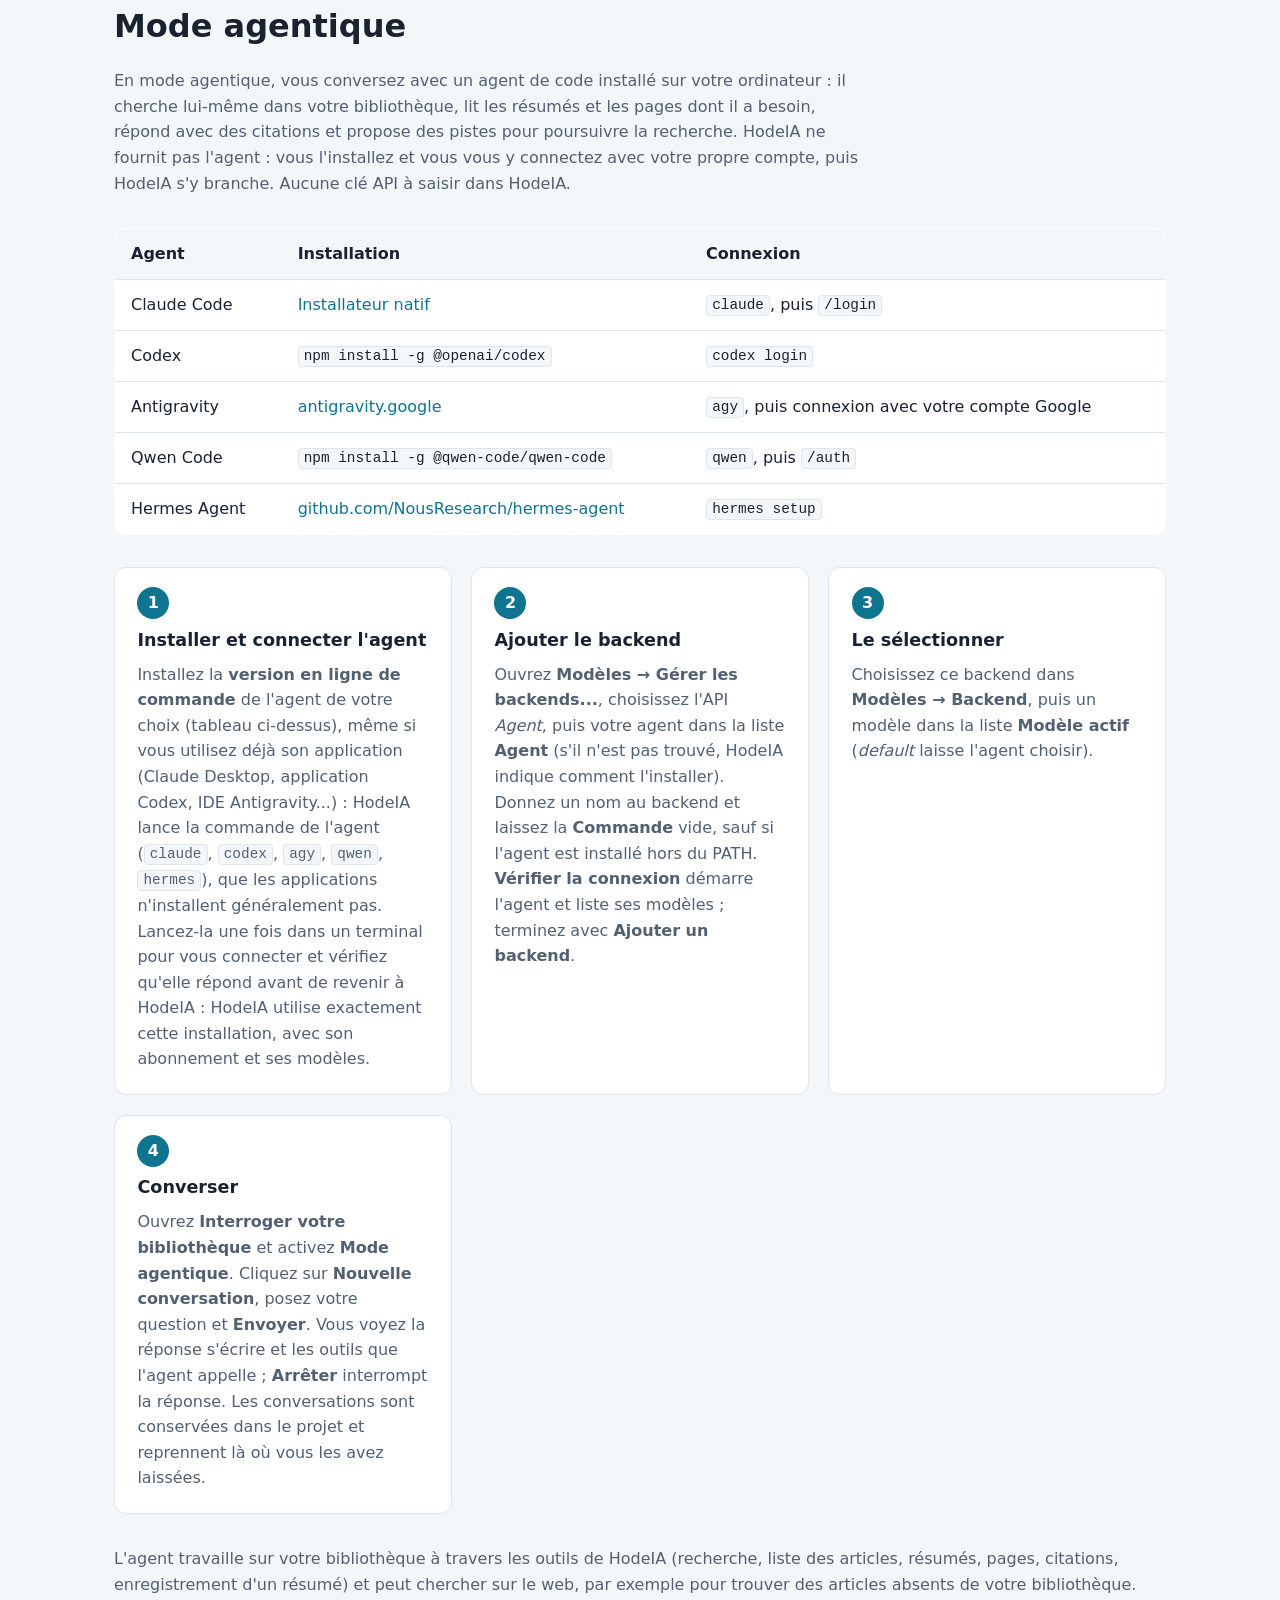
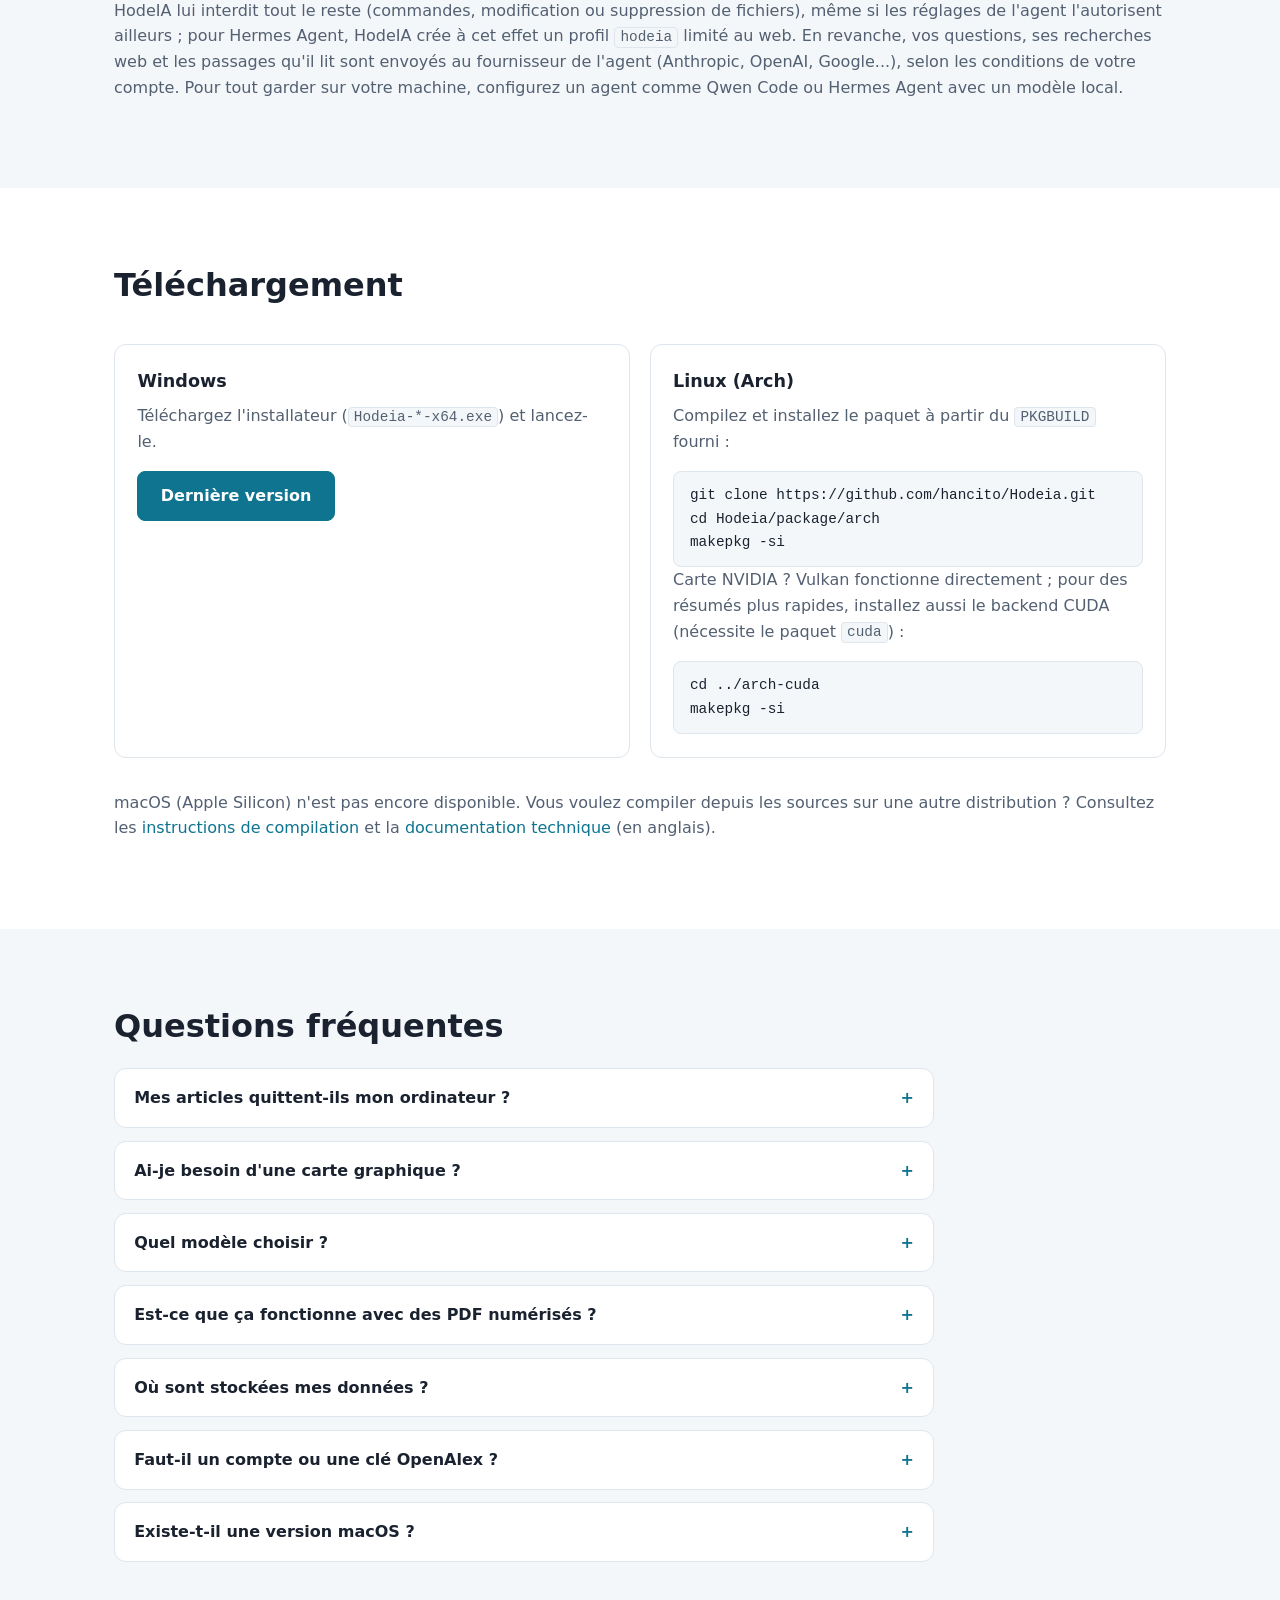
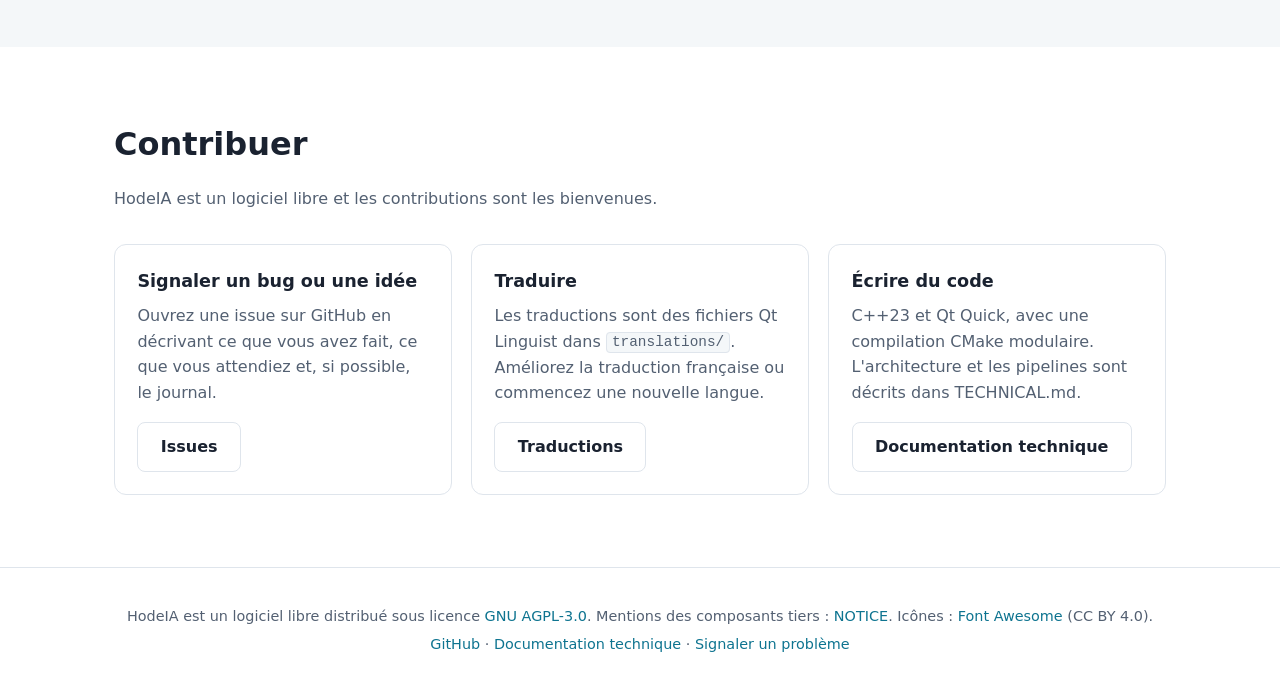
<file: docs/fr/index.html>
<!doctype html>
<html lang="fr">
    <head>
        <meta charset="utf-8" />
        <meta name="viewport" content="width=device-width, initial-scale=1" />
        <script>
            try {
                var t = localStorage.getItem("hodeia-theme");
                if (t) document.documentElement.setAttribute("data-theme", t);
            } catch (e) {}
        </script>
        <title>HodeIA — Votre assistant de recherche personnel, propulsé par l'IA locale</title>
        <meta
            name="description"
            content="HodeIA est une application de bureau libre et gratuite pour importer, résumer, citer et interroger vos articles scientifiques grâce à l'IA locale (llama.cpp) ou à tout serveur compatible OpenAI."
        />
        <link rel="canonical" href="https://hancito.github.io/Hodeia/fr/" />
        <link rel="alternate" hreflang="en" href="https://hancito.github.io/Hodeia/" />
        <link rel="alternate" hreflang="fr" href="https://hancito.github.io/Hodeia/fr/" />
        <link rel="alternate" hreflang="x-default" href="https://hancito.github.io/Hodeia/" />

        <meta property="og:type" content="website" />
        <meta property="og:site_name" content="HodeIA" />
        <meta property="og:url" content="https://hancito.github.io/Hodeia/fr/" />
        <meta property="og:title" content="HodeIA — Votre assistant de recherche personnel" />
        <meta property="og:description" content="Importez, résumez, citez et interrogez vos articles scientifiques grâce à l'IA locale. Libre et gratuit." />
        <meta property="og:image" content="https://hancito.github.io/Hodeia/assets/og-image.jpg" />
        <meta property="og:image:width" content="1200" />
        <meta property="og:image:height" content="630" />
        <meta property="og:image:alt" content="Logo et slogan de HodeIA" />
        <meta property="og:locale" content="fr_FR" />
        <meta property="og:locale:alternate" content="en_US" />
        <meta name="twitter:card" content="summary_large_image" />

        <meta name="theme-color" content="#ffffff" media="(prefers-color-scheme: light)" />
        <meta name="theme-color" content="#1e1e2e" media="(prefers-color-scheme: dark)" />
        <link rel="icon" type="image/png" sizes="64x64" href="../assets/favicon-64.png" />
        <link rel="apple-touch-icon" href="../assets/apple-touch-icon.png" />
        <link rel="stylesheet" href="../style.css" />

        <script type="application/ld+json">
            {
                "@context": "https://schema.org",
                "@type": "SoftwareApplication",
                "name": "HodeIA",
                "description": "Assistant de recherche de bureau pour importer, résumer, citer et interroger des articles scientifiques grâce à l'IA locale.",
                "url": "https://hancito.github.io/Hodeia/fr/",
                "image": "https://hancito.github.io/Hodeia/assets/og-image.jpg",
                "applicationCategory": "EducationalApplication",
                "operatingSystem": "Windows, Linux",
                "license": "https://www.gnu.org/licenses/agpl-3.0.html",
                "isAccessibleForFree": true,
                "inLanguage": ["fr", "en"],
                "offers": { "@type": "Offer", "price": "0", "priceCurrency": "EUR" },
                "downloadUrl": "https://github.com/hancito/Hodeia/releases",
                "codeRepository": "https://github.com/hancito/Hodeia"
            }
        </script>
    </head>
    <body>
        <a class="skip" href="#features">Aller au contenu</a>
        <header class="nav">
            <div class="container nav-inner">
                <a class="brand" href="#top">
                    <img src="../assets/favicon-64.png" alt="" width="32" height="32" />
                    <span>HodeIA</span>
                </a>
                <nav>
                    <a href="#features">Fonctionnalités</a>
                    <a href="#getting-started">Bien commencer</a>
                    <a href="#models">Modèles</a>
                    <a href="#agent-mode">Mode agentique</a>
                    <a href="#download">Téléchargement</a>
                    <a href="#faq">FAQ</a>
                    <a href="https://github.com/hancito/Hodeia" class="gh">GitHub</a>
                    <a href="../" class="lang" hreflang="en" lang="en" title="English version">EN</a>
                    <button id="theme-toggle" class="theme-toggle" type="button" aria-label="Basculer entre thème clair et sombre" title="Basculer entre thème clair et sombre">
                        <span class="sun" aria-hidden="true">☀</span><span class="moon" aria-hidden="true">☾</span>
                    </button>
                </nav>
            </div>
        </header>

        <main id="top">
            <!-- Hero -->
            <section class="hero">
                <div class="container hero-inner">
                    <div class="hero-text">
                        <h1>Votre assistant de recherche personnel,<br /><span class="accent">propulsé par l'IA locale.</span></h1>
                        <p class="lead">
                            HodeIA vous aide à explorer votre collection d'articles scientifiques grâce à des résumés individuels et multi-articles. Importez vos PDF, obtenez des résumés structurés
                            générés par l'IA, récupérez leurs références et posez des questions à l'ensemble de votre bibliothèque.
                        </p>
                        <div class="cta">
                            <a id="hero-download" class="btn primary" href="#download">Télécharger</a>
                            <a class="btn" href="https://github.com/hancito/Hodeia">Voir sur GitHub</a>
                        </div>
                        <p class="meta">
                            Libre et gratuit · AGPL-3.0 · Linux et Windows · Français et anglais
                            <span class="version" data-release-version hidden></span>
                        </p>
                    </div>
                    <div class="hero-logo">
                        <picture>
                            <source srcset="../assets/hodeia.webp" type="image/webp" />
                            <img src="../assets/hodeia-512.png" alt="Logo de HodeIA" width="320" height="320" />
                        </picture>
                    </div>
                </div>
                <figure class="container shot">
                    <a href="../assets/screenshots/main_screenshot.webp"
                        ><img
                            src="../assets/screenshots/main_screenshot-960.webp"
                            srcset="../assets/screenshots/main_screenshot-960.webp 960w, ../assets/screenshots/main_screenshot.webp 1920w"
                            sizes="(max-width: 1100px) 100vw, 1050px"
                            alt="Fenêtre principale de HodeIA : la liste des articles et un résumé structuré"
                            width="1920"
                            height="1080"
                    /></a>
                </figure>
                <p class="container etymology">
                    <em>« HodeIA » — du grec ancien ὁδός (hodós), qui signifie « chemin ». Un outil qui vous guide à travers votre bibliothèque.</em>
                </p>
            </section>

            <!-- Fonctionnalités -->
            <section id="features" class="section">
                <div class="container">
                    <h2>Fonctionnalités</h2>
                    <div class="grid">
                        <article class="card">
                            <span class="icon" style="-webkit-mask-image: url(../assets/icons/microchip.svg); mask-image: url(../assets/icons/microchip.svg)" aria-hidden="true"></span>
                            <h3>L'IA locale d'abord</h3>
                            <p>
                                Réalise des inférences en local directement avec llama.cpp, sans passer par un serveur. Si vous avez accès à une API compatible OpenAI, vous pouvez aussi la connecter.
                            </p>
                        </article>
                        <article class="card">
                            <span class="icon" style="-webkit-mask-image: url(../assets/icons/file-pdf-regular-full.svg); mask-image: url(../assets/icons/file-pdf-regular-full.svg)" aria-hidden="true"></span>
                            <h3>Import de PDF</h3>
                            <p>Ajoutez des fichiers isolés ou des dossiers entiers. Le texte est extrait automatiquement, avec repli sur l'OCR pour les documents numérisés.</p>
                        </article>
                        <article class="card">
                            <span class="icon" style="-webkit-mask-image: url(../assets/icons/align-justify.svg); mask-image: url(../assets/icons/align-justify.svg)" aria-hidden="true"></span>
                            <h3>Résumés structurés</h3>
                            <p>
                                HodeIA produit des résumés structurés spécifiant des informations comme le titre, l'objectif, la méthodologie, les résultats clés, ainsi que les limites pour chaque
                                article.
                            </p>
                        </article>
                        <article class="card">
                            <span class="icon" style="-webkit-mask-image: url(../assets/icons/share-square.svg); mask-image: url(../assets/icons/share-square.svg)" aria-hidden="true"></span>
                            <h3>Références et citations</h3>
                            <p>
                                Récupère les travaux cités par un article et ceux qui le citent depuis <a href="https://openalex.org">OpenAlex</a>. Les liens sont cliquables afin de vous permettre
                                d'enrichir rapidement votre bibliothèque.
                            </p>
                        </article>
                        <article class="card">
                            <span class="icon" style="-webkit-mask-image: url(../assets/icons/comments.svg); mask-image: url(../assets/icons/comments.svg)" aria-hidden="true"></span>
                            <h3>Interrogez votre bibliothèque</h3>
                            <p>Posez vos questions en langage naturel sur tous vos articles et obtenez une réponse synthétique, de style académique, avec citations dans le texte.</p>
                        </article>
                        <article class="card">
                            <span class="icon" style="-webkit-mask-image: url(../assets/icons/gear.svg); mask-image: url(../assets/icons/gear.svg)" aria-hidden="true"></span>
                            <h3>Plusieurs thèmes</h3>
                            <p>HodeIA offre 28 thèmes (Catppuccin, Dracula, Gruvbox, Nord…) afin de couvrir à peu près tous les goûts.</p>
                        </article>
                        <article class="card">
                            <span class="icon" style="-webkit-mask-image: url(../assets/icons/file-export.svg); mask-image: url(../assets/icons/file-export.svg)" aria-hidden="true"></span>
                            <h3>Export en PDF</h3>
                            <p>Exportez un ou plusieurs résumés en PDF.</p>
                        </article>
                        <article class="card">
                            <span class="icon" style="-webkit-mask-image: url(../assets/icons/folder-open.svg); mask-image: url(../assets/icons/folder-open.svg)" aria-hidden="true"></span>
                            <h3>Projets</h3>
                            <p>HodeIA vous offre la possibilité de travailler avec des espaces dédiés par sujet de recherche.</p>
                        </article>
                    </div>
                </div>
            </section>

            <!-- Screenshots -->
            <section id="screenshots" class="section alt">
                <div class="container">
                    <h2>Aperçu</h2>
                    <p class="section-lead">Cliquez sur une capture pour l'agrandir. Les captures montrent l'interface en anglais.</p>
                    <div class="gallery">
                        <figure class="shot-card">
                            <a href="../assets/screenshots/pdf_ingestion.webp"
                                ><img
                                    src="../assets/screenshots/pdf_ingestion-960.webp"
                                    srcset="../assets/screenshots/pdf_ingestion-960.webp 960w, ../assets/screenshots/pdf_ingestion.webp 1920w"
                                    sizes="(max-width: 760px) 100vw, 50vw"
                                    alt="Fenêtre d'import avec la progression de chaque étape"
                                    width="1920"
                                    height="1080"
                                    loading="lazy"
                            /></a>
                            <figcaption>Import des PDF : progression de chaque étape, avec annulation.</figcaption>
                        </figure>
                        <figure class="shot-card">
                            <a href="../assets/screenshots/after_a_summary.webp"
                                ><img
                                    src="../assets/screenshots/after_a_summary-960.webp"
                                    srcset="../assets/screenshots/after_a_summary-960.webp 960w, ../assets/screenshots/after_a_summary.webp 1920w"
                                    sizes="(max-width: 760px) 100vw, 50vw"
                                    alt="Résumés en cours de génération, avec progression et temps écoulé"
                                    width="1920"
                                    height="1080"
                                    loading="lazy"
                            /></a>
                            <figcaption>Résumés : chaque article reçoit un résumé structuré.</figcaption>
                        </figure>
                        <figure class="shot-card">
                            <a href="../assets/screenshots/references_clickable_links.webp"
                                ><img
                                    src="../assets/screenshots/references_clickable_links-960.webp"
                                    srcset="../assets/screenshots/references_clickable_links-960.webp 960w, ../assets/screenshots/references_clickable_links.webp 1920w"
                                    sizes="(max-width: 760px) 100vw, 50vw"
                                    alt="Onglet des références avec liens DOI"
                                    width="1920"
                                    height="1080"
                                    loading="lazy"
                            /></a>
                            <figcaption>Références issues d’OpenAlex, avec liens DOI cliquables.</figcaption>
                        </figure>
                        <figure class="shot-card">
                            <a href="../assets/screenshots/query_window.webp"
                                ><img
                                    src="../assets/screenshots/query_window-960.webp"
                                    srcset="../assets/screenshots/query_window-960.webp 960w, ../assets/screenshots/query_window.webp 1920w"
                                    sizes="(max-width: 760px) 100vw, 50vw"
                                    alt="Fenêtre de questions avec une réponse citant les articles"
                                    width="1920"
                                    height="1080"
                                    loading="lazy"
                            /></a>
                            <figcaption>Interrogez votre bibliothèque : les réponses citent les articles et les pages.</figcaption>
                        </figure>
                    </div>
                </div>
            </section>

            <!-- Confidentialité -->
            <section id="privacy" class="section">
                <div class="container">
                    <h2>Confidentiel par conception</h2>
                    <p class="section-lead">
                        Avec un modèle local, vos articles ne quittent jamais votre ordinateur. Pas de compte, pas de télémétrie, pas de cloud et surtout pas de limites sur le nombre d'articles.
                    </p>
                    <div class="grid">
                        <article class="card">
                            <h3>Tout reste chez vous</h3>
                            <p>Extraction du texte, OCR, résumés, recherche et réponses s'exécutent en local. Votre bibliothèque est une base SQLite dans votre propre dossier de données.</p>
                        </article>
                        <article class="card">
                            <h3>Seul le nécessaire sort</h3>
                            <p>Pour trouver les références, HodeIA envoie le <strong>titre et les auteurs</strong> d'un article à OpenAlex, jamais son contenu.</p>
                        </article>
                        <article class="card">
                            <h3>Plus de limites</h3>
                            <p>HodeIA peut ingérer toute votre bibliothèque, vous n'êtes pas limité à un nombre d'articles. Vos seules limites sont votre stockage disponible et votre RAM.</p>
                        </article>
                    </div>
                    <h3 class="sub">Rapide et natif</h3>
                    <p class="section-lead">
                        Développé en C++ en s'appuyant sur Qt, llama.cpp, MuPDF, Tesseract et SQLite. HodeIA utilise une pile logicielle qui priorise la performance et une faible empreinte mémoire.
                        HodeIA utilisera automatiquement le meilleur matériel disponible sans aucune configuration.
                    </p>
                    <ul class="pills">
                        <li>C++</li>
                        <li>Qt 6</li>
                        <li>llama.cpp</li>
                        <li>MuPDF</li>
                        <li>Tesseract</li>
                        <li>SQLite + sqlite-vec</li>
                    </ul>
                </div>
            </section>

            <!-- Bien commencer -->
            <section id="getting-started" class="section alt">
                <div class="container">
                    <h2>Bien commencer</h2>
                    <p class="section-lead">De votre premier PDF à votre première question en quelques minutes. Les noms des menus et des boutons sont ceux de l'interface en français.</p>
                    <ol class="steps">
                        <li class="card">
                            <h3>Choisir ou créer un projet</h3>
                            <p>
                                Un projet <strong>Default</strong> est créé au premier lancement : vous pouvez commencer tout de suite. Pour séparer vos sujets, utilisez
                                <strong>Projet → Nouveau projet...</strong>, et passez de l'un à l'autre avec <strong>Projet → Ouvrir un projet</strong>.
                            </p>
                        </li>
                        <li class="card">
                            <h3>Ajouter vos articles</h3>
                            <p>
                                Cliquez sur <strong>Ajouter un fichier</strong> ou <strong>Ajouter un dossier</strong> dans la barre d'outils et sélectionnez vos PDF. Une fenêtre affiche la
                                progression de l'import et permet de l'annuler. Les articles déjà présents dans le projet sont ignorés, et les PDF numérisés passent par la reconnaissance de texte
                                (plus lente).
                            </p>
                        </li>
                        <li class="card">
                            <h3>Choisir un modèle</h3>
                            <p>
                                Sélectionnez le modèle dans la liste <strong>Modèle actif</strong> de la barre d'outils. La liste voisine règle la quantité d'images de pages transmises au modèle :
                                <em>Texte uniquement</em> (par défaut), <em>Réduit (figures/tableaux)</em> ou <em>Complet (toutes les pages)</em>. Avec un modèle local, les images nécessitent son
                                fichier MMProj. Ajoutez d'autres modèles avec <strong>Modèles → Ajouter un modèle local...</strong> (voir <a href="#models">Modèles</a>).
                            </p>
                        </li>
                        <li class="card">
                            <h3>Résumer</h3>
                            <p>
                                Cochez les articles dans la liste (ou <strong>Tout sélectionner</strong>), puis cliquez sur le bouton <strong>Résumer</strong> au-dessus de la liste. Une fois un
                                article résumé, ses références sont récupérées depuis OpenAlex.
                            </p>
                        </li>
                        <li class="card">
                            <h3>Lire et exporter</h3>
                            <p>
                                Cliquez sur un article pour l'ouvrir. Les onglets affichent le <strong>Résumé</strong>, les <strong>Références (citées)</strong>, la liste <strong>Cité par</strong> et
                                les pages du <strong>PDF</strong>. Exportez un résumé en PDF depuis son onglet, ou cochez plusieurs articles et utilisez
                                <strong>Générer un rapport à partir de la sélection</strong>.
                            </p>
                        </li>
                        <li class="card">
                            <h3>Interroger votre bibliothèque</h3>
                            <p>
                                Cliquez sur <strong>Interroger votre bibliothèque</strong> en haut à droite. Tapez votre question et appuyez sur <strong>Interroger</strong> : la réponse cite les
                                articles dont elle s'inspire. Vos questions passées sont conservées dans l'<strong>Historique des requêtes</strong>.
                            </p>
                        </li>
                        <li class="card">
                            <h3>Personnaliser</h3>
                            <p>
                                Changez l'apparence avec <strong>Paramètres → Thème</strong> (28 thèmes, clairs et sombres) et la langue de l'interface avec <strong>Paramètres → Langue</strong>. Une
                                clé OpenAlex optionnelle se règle dans <strong>Paramètres → Clé API OpenAlex...</strong>.
                            </p>
                        </li>
                        <li class="card">
                            <h3>Utiliser un serveur de modèles (optionnel)</h3>
                            <p>
                                Pour utiliser Ollama, LM Studio ou un autre serveur compatible OpenAI, ajoutez-le dans <strong>Modèles → Gérer les backends...</strong> (nom, URL, clé API optionnelle,
                                puis <strong>Vérifier la connexion</strong>), et sélectionnez-le dans <strong>Modèles → Backend</strong>.
                            </p>
                        </li>
                    </ol>
                </div>
            </section>

            <!-- Modèles -->
            <section id="models" class="section">
                <div class="container">
                    <h2>Modèles</h2>
                    <p class="section-lead">
                        HodeIA est livré avec un petit modèle <strong>Qwen3.5-0.8B</strong> pour fonctionner dès l'installation. Ce modèle est fourni pour débuter ; il n'est pas vraiment recommandé.
                        Pour des résumés corrects sur une machine modeste, utilisez les modèles 2B indiqués dans le tableau ci-dessous. Les modèles ouverts sont téléchargeables au format
                        <strong>GGUF</strong> depuis <a href="https://huggingface.co">Hugging Face</a>. <a href="https://huggingface.co/unsloth">Unsloth AI</a> est un bon fournisseur. Ensuite,
                        ajoutez-le avec <strong>Modèles → Ajouter un modèle local...</strong> (un fichier GGUF, plus son fichier MMProj optionnel pour la prise en charge des images). Quelques
                        recommandations :
                    </p>
                    <div class="table-wrap">
                        <table>
                            <thead>
                                <tr>
                                    <th>Modèle</th>
                                    <th>Taille (Q4)</th>
                                    <th>VRAM / RAM min.</th>
                                    <th>Idéal pour</th>
                                </tr>
                            </thead>
                            <tbody>
                                <tr>
                                    <td><a href="https://huggingface.co/unsloth/Qwen3.5-2B-GGUF/tree/main">Qwen3.5-2B</a></td>
                                    <td>~1,4 Go</td>
                                    <td>~6 Go</td>
                                    <td>Matériel modeste, GPU intégré</td>
                                </tr>
                                <tr>
                                    <td><a href="https://huggingface.co/unsloth/gemma-4-E2B-it-GGUF/tree/main">Gemma4-2B</a></td>
                                    <td>~3 Go</td>
                                    <td>~6 Go</td>
                                    <td>GPU intégré, meilleur que le 0.8B</td>
                                </tr>
                                <tr>
                                    <td><a href="https://huggingface.co/unsloth/Qwen3.5-4B-GGUF/tree/main">Qwen3.5-4B</a></td>
                                    <td>~2,5 Go</td>
                                    <td>~6 Go</td>
                                    <td>Résumés au quotidien</td>
                                </tr>
                                <tr>
                                    <td><a href="https://huggingface.co/unsloth/gemma-4-E4B-it-GGUF/tree/main">Gemma4-4B</a></td>
                                    <td>~6 Go</td>
                                    <td>~8 Go</td>
                                    <td>Bon raisonnement polyvalent</td>
                                </tr>
                                <tr>
                                    <td><a href="https://huggingface.co/unsloth/Qwen3.5-9B-GGUF/tree/main">Qwen3.5-9B</a></td>
                                    <td>~5 Go</td>
                                    <td>~8 Go</td>
                                    <td>Haute qualité, GPU dédié</td>
                                </tr>
                                <tr>
                                    <td><a href="https://huggingface.co/unsloth/gemma-4-12b-it-GGUF/tree/main">Gemma4-12B</a></td>
                                    <td>~7 Go</td>
                                    <td>~12 Go</td>
                                    <td>Meilleure qualité, 12 Go de VRAM ou plus</td>
                                </tr>
                            </tbody>
                        </table>
                    </div>
                </div>
            </section>

            <!-- Mode agentique -->
            <section id="agent-mode" class="section alt">
                <div class="container">
                    <h2>Mode agentique</h2>
                    <p class="section-lead">
                        En mode agentique, vous conversez avec un agent de code installé sur votre ordinateur : il cherche lui-même dans votre bibliothèque, lit les résumés et les pages
                        dont il a besoin, répond avec des citations et propose des pistes pour poursuivre la recherche. HodeIA ne fournit pas l'agent : vous l'installez et vous vous y
                        connectez avec votre propre compte, puis HodeIA s'y branche. Aucune clé API à saisir dans HodeIA.
                    </p>
                    <div class="table-wrap">
                        <table>
                            <thead>
                                <tr>
                                    <th>Agent</th>
                                    <th>Installation</th>
                                    <th>Connexion</th>
                                </tr>
                            </thead>
                            <tbody>
                                <tr>
                                    <td>Claude Code</td>
                                    <td><a href="https://code.claude.com/docs/en/setup">Installateur natif</a></td>
                                    <td><code>claude</code>, puis <code>/login</code></td>
                                </tr>
                                <tr>
                                    <td>Codex</td>
                                    <td><code>npm install -g @openai/codex</code></td>
                                    <td><code>codex login</code></td>
                                </tr>
                                <tr>
                                    <td>Antigravity</td>
                                    <td><a href="https://antigravity.google">antigravity.google</a></td>
                                    <td><code>agy</code>, puis connexion avec votre compte Google</td>
                                </tr>
                                <tr>
                                    <td>Qwen Code</td>
                                    <td><code>npm install -g @qwen-code/qwen-code</code></td>
                                    <td><code>qwen</code>, puis <code>/auth</code></td>
                                </tr>
                                <tr>
                                    <td>Hermes Agent</td>
                                    <td><a href="https://github.com/NousResearch/hermes-agent">github.com/NousResearch/hermes-agent</a></td>
                                    <td><code>hermes setup</code></td>
                                </tr>
                            </tbody>
                        </table>
                    </div>
                    <ol class="steps">
                        <li class="card">
                            <h3>Installer et connecter l'agent</h3>
                            <p>
                                Installez la <strong>version en ligne de commande</strong> de l'agent de votre choix (tableau ci-dessus), même si vous utilisez déjà son application
                                (Claude Desktop, application Codex, IDE Antigravity...) : HodeIA lance la commande de l'agent (<code>claude</code>, <code>codex</code>, <code>agy</code>,
                                <code>qwen</code>, <code>hermes</code>), que les applications n'installent généralement pas. Lancez-la une fois dans un terminal pour vous connecter et vérifiez
                                qu'elle répond avant de revenir à HodeIA : HodeIA utilise exactement cette installation, avec son abonnement et ses modèles.
                            </p>
                        </li>
                        <li class="card">
                            <h3>Ajouter le backend</h3>
                            <p>
                                Ouvrez <strong>Modèles → Gérer les backends...</strong>, choisissez l'API <em>Agent</em>, puis votre agent dans la liste <strong>Agent</strong>
                                (s'il n'est pas trouvé, HodeIA indique comment l'installer). Donnez un nom au backend et laissez la <strong>Commande</strong> vide, sauf si l'agent est
                                installé hors du PATH. <strong>Vérifier la connexion</strong> démarre l'agent et liste ses modèles ; terminez avec <strong>Ajouter un backend</strong>.
                            </p>
                        </li>
                        <li class="card">
                            <h3>Le sélectionner</h3>
                            <p>
                                Choisissez ce backend dans <strong>Modèles → Backend</strong>, puis un modèle dans la liste <strong>Modèle actif</strong> (<em>default</em> laisse l'agent
                                choisir).
                            </p>
                        </li>
                        <li class="card">
                            <h3>Converser</h3>
                            <p>
                                Ouvrez <strong>Interroger votre bibliothèque</strong> et activez <strong>Mode agentique</strong>. Cliquez sur <strong>Nouvelle conversation</strong>, posez votre
                                question et <strong>Envoyer</strong>. Vous voyez la réponse s'écrire et les outils que l'agent appelle ; <strong>Arrêter</strong> interrompt la réponse. Les
                                conversations sont conservées dans le projet et reprennent là où vous les avez laissées.
                            </p>
                        </li>
                    </ol>
                    <p class="note">
                        L'agent travaille sur votre bibliothèque à travers les outils de HodeIA (recherche, liste des articles, résumés, pages, citations, enregistrement d'un
                        résumé) et peut chercher sur le web, par exemple pour trouver des articles absents de votre bibliothèque. HodeIA lui interdit tout le reste (commandes,
                        modification ou suppression de fichiers), même si les réglages de l'agent l'autorisent ailleurs ; pour Hermes Agent, HodeIA crée à cet effet un profil
                        <code>hodeia</code> limité au web. En revanche, vos questions, ses recherches web et les passages qu'il lit sont envoyés au fournisseur de l'agent
                        (Anthropic, OpenAI, Google...), selon les conditions de votre compte. Pour tout garder sur votre machine, configurez un agent comme Qwen Code ou Hermes Agent
                        avec un modèle local.
                    </p>
                </div>
            </section>

            <!-- Téléchargement -->
            <section id="download" class="section">
                <div class="container">
                    <h2>Téléchargement <span class="version" data-release-version hidden></span></h2>
                    <div class="grid two">
                        <article class="card">
                            <h3>Windows</h3>
                            <p>Téléchargez l'installateur (<code>Hodeia-*-x64.exe</code>) et lancez-le.</p>
                            <a id="windows-download" class="btn primary" href="https://github.com/hancito/Hodeia/releases">Dernière version</a>
                        </article>
                        <article class="card">
                            <h3>Linux (Arch)</h3>
                            <p>Compilez et installez le paquet à partir du <code>PKGBUILD</code> fourni :</p>
                            <pre><code>git clone https://github.com/hancito/Hodeia.git
cd Hodeia/package/arch
makepkg -si</code></pre>
                            <p>Carte NVIDIA ? Vulkan fonctionne directement ; pour des résumés plus rapides, installez aussi le backend CUDA (nécessite le paquet <code>cuda</code>) :</p>
                            <pre><code>cd ../arch-cuda
makepkg -si</code></pre>
                        </article>
                    </div>
                    <p class="note">
                        macOS (Apple Silicon) n'est pas encore disponible. Vous voulez compiler depuis les sources sur une autre distribution ? Consultez les
                        <a href="https://github.com/hancito/Hodeia#building-from-source">instructions de compilation</a> et la
                        <a href="https://github.com/hancito/Hodeia/blob/master/docs/TECHNICAL.md">documentation technique</a> (en anglais).
                    </p>
                </div>
            </section>

            <!-- FAQ -->
            <section id="faq" class="section alt">
                <div class="container narrow">
                    <h2>Questions fréquentes</h2>
                    <details>
                        <summary>Mes articles quittent-ils mon ordinateur ?</summary>
                        <p>
                            Pas avec un modèle local : tout s'exécute sur votre machine. Seuls le titre et les auteurs d'un article sont envoyés à OpenAlex pour trouver ses références. Si vous
                            configurez un serveur de modèles distant, le texte des articles est envoyé à ce serveur — choisissez-en un de confiance, ou hébergez-le vous-même (Ollama, LM Studio).
                        </p>
                    </details>
                    <details>
                        <summary>Ai-je besoin d'une carte graphique ?</summary>
                        <p>Pas nécessairement, même si vos résumés seront plus rapides avec une carte graphique. Grâce à llama.cpp, HodeIA fonctionne sur CPU. Sur CPU seul, restez sur les petits modèles (2B à 4B).</p>
                    </details>
                    <details>
                        <summary>Quel modèle choisir ?</summary>
                        <p>
                            Le plus gros que votre VRAM (ou votre RAM) peut contenir — voir le tableau des <a href="#models">Modèles</a>. Commencez avec un modèle 2B et montez en gamme selon
                            votre matériel. Le Q4 offre le meilleur compromis taille/qualité ; les Q5 à Q8 sont plus précis si vous avez de la mémoire en réserve.
                        </p>
                    </details>
                    <details>
                        <summary>Est-ce que ça fonctionne avec des PDF numérisés ?</summary>
                        <p>Oui. Quand un PDF n'a pas de couche de texte, HodeIA lance la reconnaissance de caractères (Tesseract). Toutefois, l'extraction se fera plus lentement.</p>
                    </details>
                    <details>
                        <summary>Où sont stockées mes données ?</summary>
                        <p>
                            Dans <code>~/.local/share/Hodeia/</code> sous Linux et <code>%APPDATA%\Hodeia</code> sous Windows : un dossier par projet, avec sa base de données et les images des pages.
                            La désinstallation de HodeIA ne les supprime jamais.
                        </p>
                    </details>
                    <details>
                        <summary>Faut-il un compte ou une clé OpenAlex ?</summary>
                        <p>
                            Non. OpenAlex est gratuit sans clé. Une clé optionnelle (<strong>Paramètres → Clé API OpenAlex...</strong>) augmente les limites de requêtes si vous importez beaucoup
                            d'articles.
                        </p>
                    </details>
                    <details>
                        <summary>Existe-t-il une version macOS ?</summary>
                        <p>Pas encore. La compilation est préparée pour Apple Silicon (Metal) mais n'a été ni testée ni publiée.</p>
                    </details>
                </div>
            </section>

            <!-- Contribuer -->
            <section id="contribute" class="section">
                <div class="container">
                    <h2>Contribuer</h2>
                    <p class="section-lead">HodeIA est un logiciel libre et les contributions sont les bienvenues.</p>
                    <div class="grid">
                        <article class="card">
                            <h3>Signaler un bug ou une idée</h3>
                            <p>Ouvrez une issue sur GitHub en décrivant ce que vous avez fait, ce que vous attendiez et, si possible, le journal.</p>
                            <a class="btn" href="https://github.com/hancito/Hodeia/issues">Issues</a>
                        </article>
                        <article class="card">
                            <h3>Traduire</h3>
                            <p>Les traductions sont des fichiers Qt Linguist dans <code>translations/</code>. Améliorez la traduction française ou commencez une nouvelle langue.</p>
                            <a class="btn" href="https://github.com/hancito/Hodeia/tree/master/translations">Traductions</a>
                        </article>
                        <article class="card">
                            <h3>Écrire du code</h3>
                            <p>C++23 et Qt Quick, avec une compilation CMake modulaire. L'architecture et les pipelines sont décrits dans TECHNICAL.md.</p>
                            <a class="btn" href="https://github.com/hancito/Hodeia/blob/master/docs/TECHNICAL.md">Documentation technique</a>
                        </article>
                    </div>
                </div>
            </section>
        </main>

        <footer class="footer">
            <div class="container">
                <p>
                    HodeIA est un logiciel libre distribué sous licence
                    <a href="https://github.com/hancito/Hodeia/blob/master/LICENSE">GNU AGPL-3.0</a>. Mentions des composants tiers :
                    <a href="https://github.com/hancito/Hodeia/blob/master/NOTICE">NOTICE</a>. Icônes : <a href="https://fontawesome.com">Font Awesome</a> (CC BY 4.0).
                </p>
                <p>
                    <a href="https://github.com/hancito/Hodeia">GitHub</a> · <a href="https://github.com/hancito/Hodeia/blob/master/docs/TECHNICAL.md">Documentation technique</a> ·
                    <a href="https://github.com/hancito/Hodeia/issues">Signaler un problème</a>
                </p>
            </div>
        </footer>

        <script>
            window.HODEIA_I18N = { downloadWindows: "Télécharger pour Windows", downloadLinux: "Télécharger pour Linux", preview: "préversion" };
        </script>
        <script src="../site.js" defer></script>
    </body>
</html>
</file>
<file: docs/style.css>
/* Light palette (default) */
:root {
  --bg: #ffffff;
  --bg-alt: #f4f7f9;
  --fg: #1a2230;
  --muted: #536072;
  --border: #dfe5ec;
  --accent: #0e7490;      /* cyan, matches the logo */
  --accent-fg: #ffffff;
  --card: #ffffff;
  --radius: 12px;
  color-scheme: light;
}

/* Dark palette: explicit choice, or system preference when no choice was made */
:root[data-theme="dark"] {
  --bg: #1e1e2e;
  --bg-alt: #181825;
  --fg: #cdd6f4;
  --muted: #a6adc8;
  --border: #313244;
  --accent: #22d3ee;
  --accent-fg: #0b1220;
  --card: #24273a;
  color-scheme: dark;
}
@media (prefers-color-scheme: dark) {
  :root:not([data-theme="light"]) {
    --bg: #1e1e2e;
    --bg-alt: #181825;
    --fg: #cdd6f4;
    --muted: #a6adc8;
    --border: #313244;
    --accent: #22d3ee;
    --accent-fg: #0b1220;
    --card: #24273a;
    color-scheme: dark;
  }
}

* { box-sizing: border-box; }

html { scroll-behavior: smooth; }
section[id] { scroll-margin-top: 60px; }

body {
  margin: 0;
  font-family: system-ui, -apple-system, "Segoe UI", Roboto, "Helvetica Neue", Arial, sans-serif;
  line-height: 1.6;
  color: var(--fg);
  background: var(--bg);
}

a { color: var(--accent); text-decoration: none; }
a:hover { text-decoration: underline; }

code {
  font-family: ui-monospace, "JetBrains Mono", Menlo, Consolas, monospace;
  font-size: 0.9em;
  background: var(--bg-alt);
  border: 1px solid var(--border);
  border-radius: 4px;
  padding: 0.1em 0.35em;
}

.container {
  max-width: 1100px;
  margin: 0 auto;
  padding: 0 1.5rem;
}

/* Navigation */
.nav {
  position: sticky;
  top: 0;
  z-index: 10;
  background: color-mix(in srgb, var(--bg) 85%, transparent);
  backdrop-filter: blur(8px);
  border-bottom: 1px solid var(--border);
}
.nav-inner {
  display: flex;
  align-items: center;
  justify-content: space-between;
  height: 60px;
}
.brand {
  display: flex;
  align-items: center;
  gap: 0.6rem;
  font-weight: 700;
  font-size: 1.15rem;
  color: var(--fg);
}
.brand:hover { text-decoration: none; }
.nav nav { display: flex; gap: 1.4rem; }
.nav nav a { color: var(--muted); font-weight: 500; }
.nav nav a:hover { color: var(--fg); text-decoration: none; }

/* Hero */
.hero { padding: 5rem 0 3rem; }
.hero-inner {
  display: grid;
  grid-template-columns: 1.4fr 1fr;
  gap: 3rem;
  align-items: center;
}
.hero h1 {
  font-size: clamp(2rem, 4.5vw, 3.2rem);
  line-height: 1.15;
  margin: 0 0 1.2rem;
}
.accent { color: var(--accent); }
.lead { font-size: 1.15rem; color: var(--muted); margin: 0 0 2rem; }
.hero-logo { text-align: center; }
.hero-logo img {
  width: 100%;
  max-width: 320px;
  height: auto;
  filter: drop-shadow(0 20px 40px rgba(0, 0, 0, 0.18));
}
.meta { color: var(--muted); font-size: 0.9rem; margin-top: 1.2rem; }
.etymology { color: var(--muted); margin-top: 3rem; text-align: center; }

/* Buttons */
.cta { display: flex; gap: 0.8rem; flex-wrap: wrap; }
.btn {
  display: inline-block;
  padding: 0.7rem 1.4rem;
  border-radius: 8px;
  border: 1px solid var(--border);
  color: var(--fg);
  font-weight: 600;
  background: var(--card);
}
.btn:hover { text-decoration: none; border-color: var(--accent); }
.btn.primary {
  background: var(--accent);
  border-color: var(--accent);
  color: var(--accent-fg);
}
.btn.primary:hover { filter: brightness(1.08); }

/* Sections */
.section { padding: 4.5rem 0; }
.section.alt { background: var(--bg-alt); }
.section h2 { font-size: 2rem; margin: 0 0 1rem; }
.section-lead { color: var(--muted); max-width: 760px; margin: 0 0 2rem; }

.grid {
  display: grid;
  grid-template-columns: repeat(auto-fit, minmax(240px, 1fr));
  gap: 1.2rem;
  margin-top: 2rem;
}
.grid.two { grid-template-columns: repeat(auto-fit, minmax(min(100%, 380px), 1fr)); }

.card {
  background: var(--card);
  border: 1px solid var(--border);
  border-radius: var(--radius);
  padding: 1.4rem;
}
.card h3 { margin: 0 0 0.5rem; font-size: 1.1rem; }
.card p { margin: 0 0 1rem; color: var(--muted); }
.card p:last-child { margin-bottom: 0; }

.pills {
  list-style: none;
  padding: 0;
  margin: 0;
  display: flex;
  flex-wrap: wrap;
  gap: 0.6rem;
}
.pills li {
  border: 1px solid var(--border);
  background: var(--card);
  border-radius: 999px;
  padding: 0.35rem 0.9rem;
  font-size: 0.9rem;
}

/* Table */
.table-wrap { overflow-x: auto; }
table {
  width: 100%;
  border-collapse: collapse;
  background: var(--card);
  border: 1px solid var(--border);
  border-radius: var(--radius);
  overflow: hidden;
}
th, td {
  text-align: left;
  padding: 0.75rem 1rem;
  border-bottom: 1px solid var(--border);
}
th { background: var(--bg-alt); font-weight: 600; }
tr:last-child td { border-bottom: none; }

.note { color: var(--muted); margin-top: 2rem; }

/* Footer */
.footer {
  border-top: 1px solid var(--border);
  padding: 2rem 0;
  color: var(--muted);
  font-size: 0.9rem;
  text-align: center;
}
.footer p { margin: 0.3rem 0; }

/* Responsive */
@media (max-width: 760px) {
  .hero { padding: 3rem 0 2rem; }
  .hero-inner { grid-template-columns: 1fr; }
  .hero-logo { order: -1; }
  .hero-logo img { max-width: 180px; }
  .nav nav a:not(.gh):not(.lang) { display: none; }
  .nav nav { gap: 0.9rem; }
}

/* Language switcher */
.nav nav a.lang {
  border: 1px solid var(--border);
  border-radius: 6px;
  padding: 0 0.5rem;
  font-size: 0.85rem;
}
.nav nav a.lang:hover { border-color: var(--accent); }

/* Getting started steps */
.steps {
  list-style: none;
  counter-reset: step;
  padding: 0;
  margin: 2rem 0 0;
  display: grid;
  grid-template-columns: repeat(auto-fill, minmax(300px, 1fr));
  gap: 1.2rem;
}
.steps > li {
  counter-increment: step;
  position: relative;
  padding-top: 3.6rem;
}
.steps > li::before {
  content: counter(step);
  position: absolute;
  top: 1.2rem;
  left: 1.4rem;
  width: 2rem;
  height: 2rem;
  border-radius: 50%;
  background: var(--accent);
  color: var(--accent-fg);
  font-weight: 700;
  display: flex;
  align-items: center;
  justify-content: center;
}

/* Accessibility: skip link */
.skip {
  position: absolute;
  left: -999px;
  top: 0.5rem;
  z-index: 100;
  background: var(--accent);
  color: var(--accent-fg);
  padding: 0.5rem 1rem;
  border-radius: 6px;
}
.skip:focus { left: 0.5rem; }

:focus-visible { outline: 2px solid var(--accent); outline-offset: 2px; }

/* Theme toggle: shows the theme you would switch to */
.nav nav { align-items: center; }
.theme-toggle {
  background: none;
  border: 1px solid var(--border);
  border-radius: 6px;
  color: var(--muted);
  cursor: pointer;
  font-size: 1rem;
  line-height: 1;
  padding: 0.25rem 0.45rem;
}
.theme-toggle:hover { color: var(--fg); border-color: var(--accent); }
.theme-toggle .sun { display: none; }
:root[data-theme="dark"] .theme-toggle .sun { display: inline; }
:root[data-theme="dark"] .theme-toggle .moon { display: none; }
@media (prefers-color-scheme: dark) {
  :root:not([data-theme="light"]) .theme-toggle .sun { display: inline; }
  :root:not([data-theme="light"]) .theme-toggle .moon { display: none; }
}

/* Feature icons (SVG used as a mask so they take the accent color) */
.card .icon {
  display: block;
  width: 28px;
  height: 28px;
  margin-bottom: 0.8rem;
  background-color: var(--accent);
  /* The image itself is set inline (mask-image) on each icon: a url() in a
     custom property would resolve against this stylesheet, not the page,
     and break on /fr/. */
  -webkit-mask-position: center;
  mask-position: center;
  -webkit-mask-size: contain;
  mask-size: contain;
  -webkit-mask-repeat: no-repeat;
  mask-repeat: no-repeat;
}

/* Sub-heading inside a section */
.sub { font-size: 1.3rem; margin: 3rem 0 0.6rem; }

/* Release version badge */
.version {
  display: inline-block;
  margin-left: 0.4rem;
  padding: 0.05rem 0.55rem;
  border-radius: 999px;
  border: 1px solid var(--accent);
  color: var(--accent);
  font-size: 0.8rem;
  font-weight: 600;
  vertical-align: middle;
}
.version[hidden] { display: none; }

/* Code blocks */
pre {
  background: var(--bg-alt);
  border: 1px solid var(--border);
  border-radius: 8px;
  padding: 0.8rem 1rem;
  overflow-x: auto;
  margin: 0;
}
pre code { background: none; border: none; padding: 0; }

/* Screenshots */
.shot { margin: 3rem auto 0; }
.shot img {
  width: 100%;
  height: auto;
  border-radius: var(--radius);
  border: 1px solid var(--border);
  box-shadow: 0 20px 50px rgba(0, 0, 0, 0.18);
}

/* FAQ */
.narrow > * { max-width: 820px; }
details {
  background: var(--card);
  border: 1px solid var(--border);
  border-radius: var(--radius);
  margin-bottom: 0.8rem;
  padding: 0 1.2rem;
}
details[open] { padding-bottom: 1rem; }
summary {
  cursor: pointer;
  font-weight: 600;
  padding: 1rem 0;
  list-style: none;
  display: flex;
  justify-content: space-between;
  gap: 1rem;
}
summary::-webkit-details-marker { display: none; }
summary::after { content: "+"; color: var(--accent); font-weight: 700; }
details[open] summary::after { content: "−"; }
details p { margin: 0; color: var(--muted); }

/* Screenshot gallery */
.gallery {
  display: grid;
  grid-template-columns: repeat(auto-fit, minmax(min(100%, 420px), 1fr));
  gap: 1.5rem;
}
.shot-card { margin: 0; }
.shot-card img {
  display: block;
  width: 100%;
  height: auto;
  border-radius: var(--radius);
  border: 1px solid var(--border);
  box-shadow: 0 10px 30px rgba(0, 0, 0, 0.15);
  transition: transform 0.15s ease;
}
.shot-card a:hover img { transform: translateY(-2px); }
.shot-card figcaption { color: var(--muted); font-size: 0.95rem; margin-top: 0.6rem; }
.shot img { display: block; }
</file>
